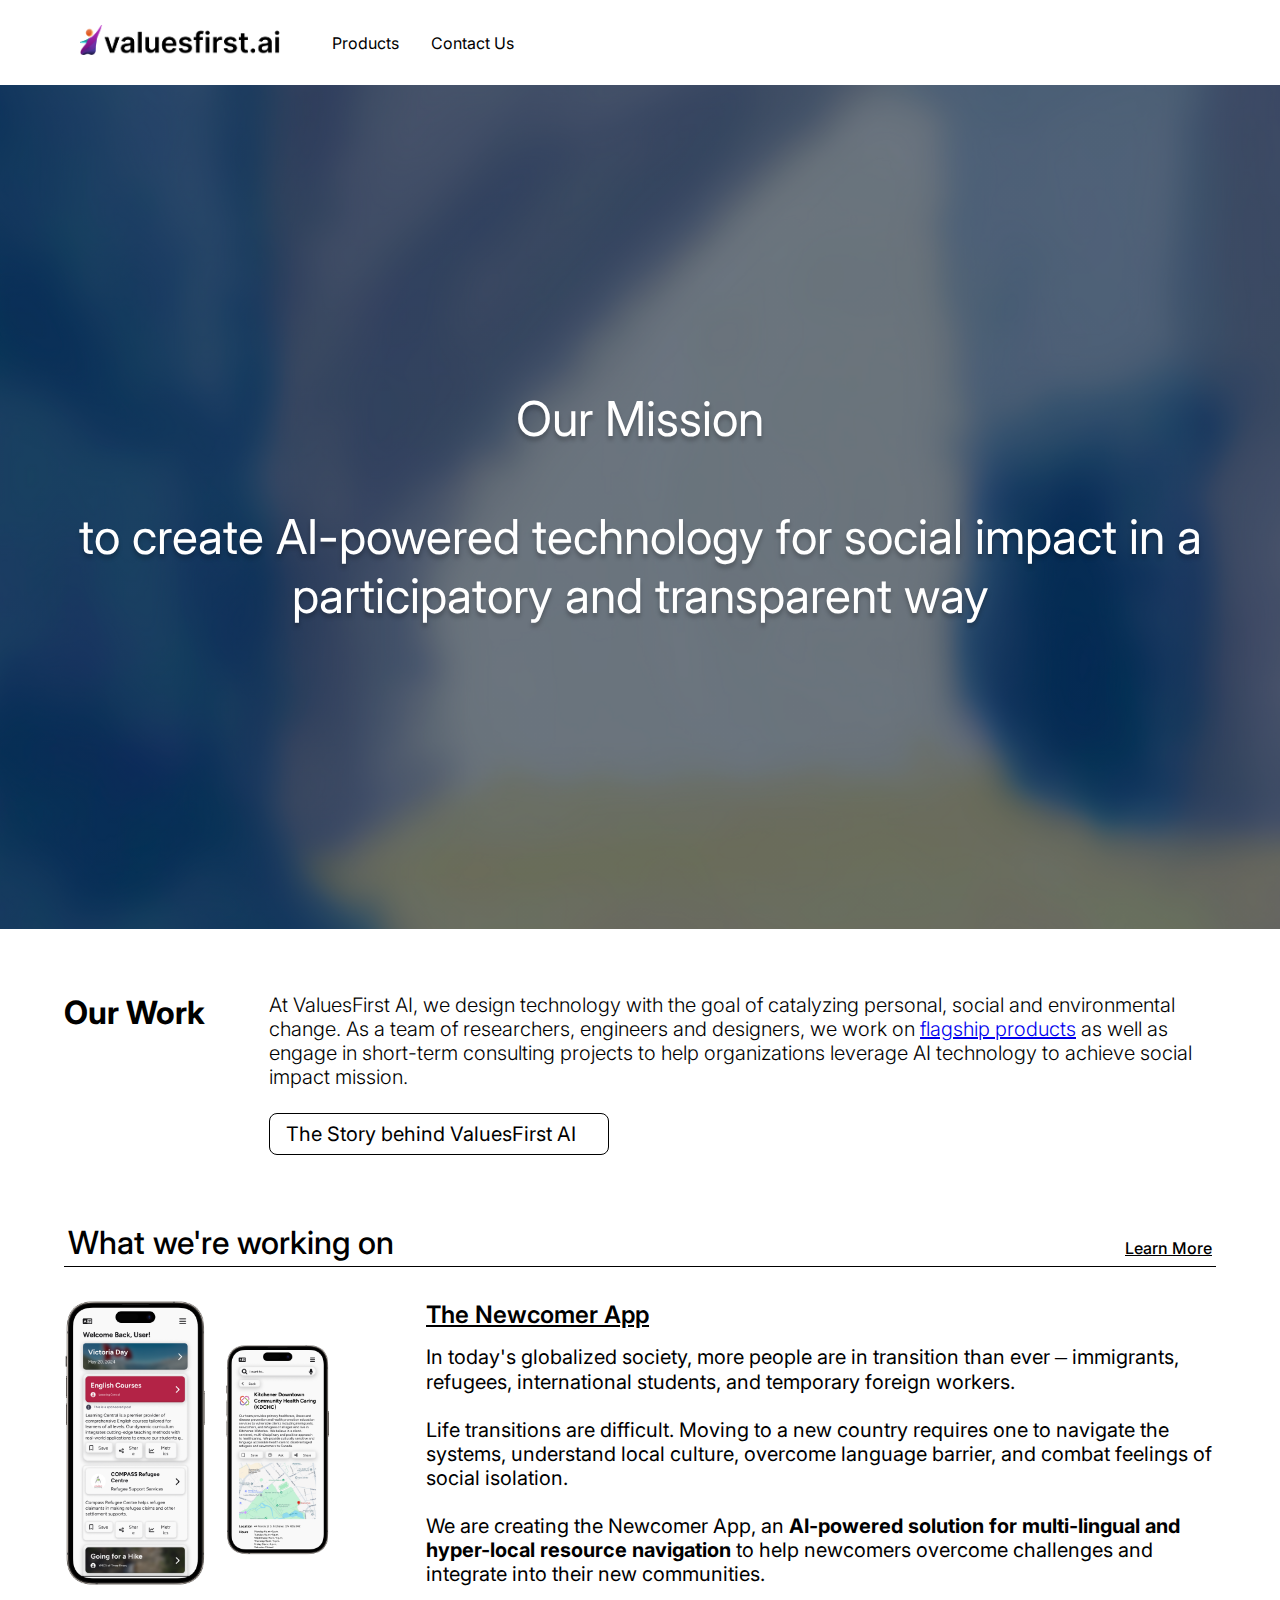
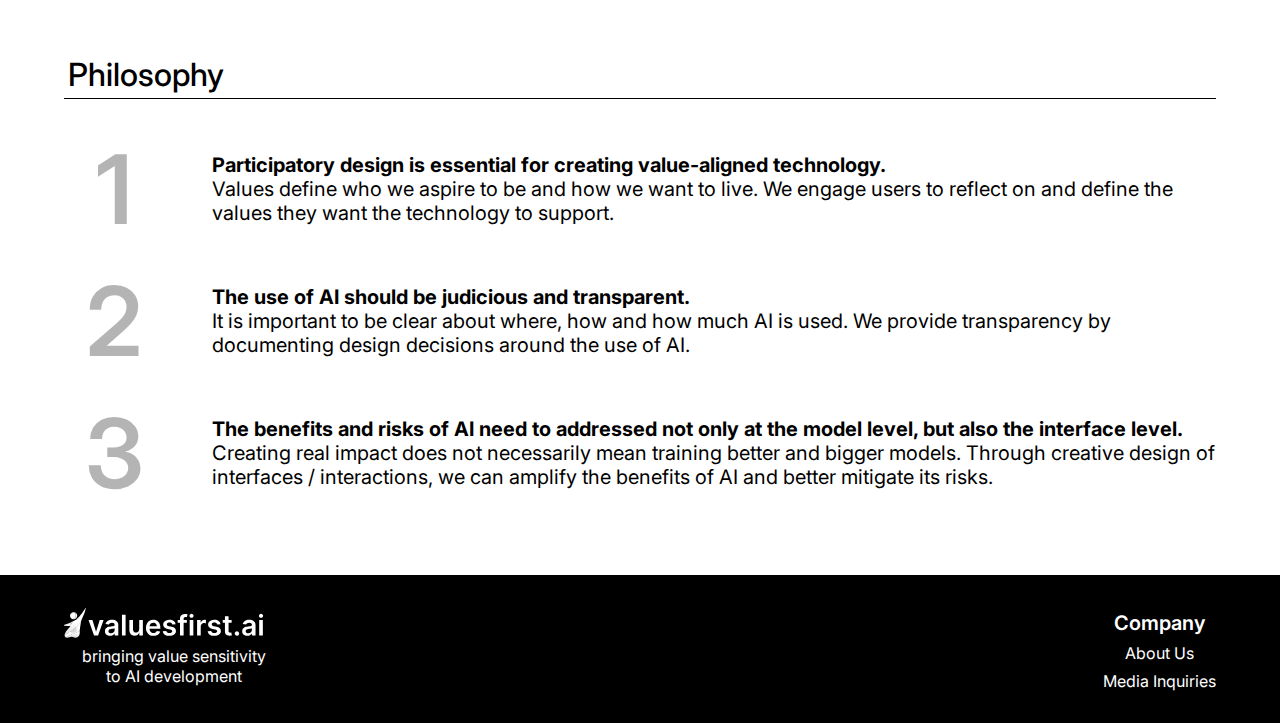
<file: index.html>
<html>
  <head>
    <title>VFAI</title>
    <link rel="stylesheet" href="style.css">
    <link rel="stylesheet" href="https://maxst.icons8.com/vue-static/landings/line-awesome/line-awesome/1.3.0/css/line-awesome.min.css">
    <link rel="preconnect" href="https://fonts.googleapis.com">
    <link rel="preconnect" href="https://fonts.gstatic.com" crossorigin>
    <link href="https://fonts.googleapis.com/css2?family=Inter:wght@100..900&display=swap" rel="stylesheet">
    <meta name="viewport" content="width=device-width, initial-scale=1" />
    <script src="script.js"></script>
  </head>
  <body>
    <!-- navbar from codepen (licence): 
      Copyright (c) 2023 by hanseklev (https://codepen.io/hanseklev/pen/eYJmGbN)
      Fork of an original work Basic Responsive Menu Skeleton (https://codepen.io/GavinMichael/pen/zZejxX

      Permission is hereby granted, free of charge, to any person obtaining a copy of this software and associated documentation files (the "Software"), to deal in the Software without restriction, including without limitation the rights to use, copy, modify, merge, publish, distribute, sublicense, and/or sell copies of the Software, and to permit persons to whom the Software is furnished to do so, subject to the following conditions:

      The above copyright notice and this permission notice shall be included in all copies or substantial portions of the Software.

      THE SOFTWARE IS PROVIDED "AS IS", WITHOUT WARRANTY OF ANY KIND, EXPRESS OR IMPLIED, INCLUDING BUT NOT LIMITED TO THE WARRANTIES OF MERCHANTABILITY, FITNESS FOR A PARTICULAR PURPOSE AND NONINFRINGEMENT. IN NO EVENT SHALL THE AUTHORS OR COPYRIGHT HOLDERS BE LIABLE FOR ANY CLAIM, DAMAGES OR OTHER LIABILITY, WHETHER IN AN ACTION OF CONTRACT, TORT OR OTHERWISE, ARISING FROM, OUT OF OR IN CONNECTION WITH THE SOFTWARE OR THE USE OR OTHER DEALINGS IN THE SOFTWARE.
    -->
    <div class="nav-container">
      <nav class="navBar" id="mainNav">
        <a href="/"><img src="static/vfai_logo.png" class="logo" alt="VFAI Logo"/></a>
        <a href="/products">Products</a>
        <a href="/contact">Contact Us</a>
        <a href="javascript:void(0);" class="icon" onClick="openDrawerMenu()"><i class="la la-bars"></i></a>
      </nav>
    </div>
    <div class="banner"> 
      <p>Our Mission<br><br>to create AI-powered technology for social impact in a participatory and transparent way</p>
    </div>
      <div class="blurb">
        <h1>Our Work</h1>
        <div>
          <p>At ValuesFirst AI, we design technology with the goal of catalyzing personal, social and environmental change. 
             As a team of researchers, engineers and designers, we work on <a href="products/">flagship products</a> as well as engage in short-term consulting projects
              to help organizations leverage AI technology to achieve social impact mission. </p>
          <a href="people/">The Story behind ValuesFirst AI <i class="las la-external-link-square-alt"></i></a>
        </div>
      </div>
      
      <div class="section">
        <div class="heading">
          <h1>What we're working on</h1>
          <a href="products/">Learn More</a>
        </div>
        <div class="body">
          <div class="product-display">
            <img class="phone" src="static/newcomers_phone_two.png" alt="">
            <div>
            <a class="link" href="products/">The Newcomer App <i class="las la-external-link-alt"></i></a>
            <span>In today's globalized society, more people are in transition than ever <code>&#8212;</code> immigrants, refugees, international students, and temporary foreign workers.   
              <br><br>Life transitions are difficult.  Moving to a new country requires one to navigate the systems,
              understand local culture, overcome language barrier, and combat feelings of social isolation. 
              <br><br>We are creating the Newcomer App, an <b>AI-powered solution for multi-lingual and hyper-local resource navigation</b> to help newcomers overcome challenges and integrate into their new communities. </span>
            </div>
          </div>
        </div>
      </div>
      <div class="section">
        <div class="heading">
          <h1>Philosophy</h1>
        </div>
        <div class="body">
          <div class="numbers">
            <div class="number">
              <p>1</p>
              <p><b>Participatory design is essential for creating value-aligned technology.</b>
              <br>Values define who we aspire to be and how we want to live. We engage users to reflect on and define the values they want the technology to support. </p>
            </div>
            <div class="number">
              <p>2</p>
              <p><b>The use of AI should be judicious and transparent.</b>
              <br>It is important to be clear about where, how and how much AI is used.   We provide transparency by documenting design decisions around the use of AI. </p>
            </div>
            <div class="number">
              <p>3</p>
              <p><b>The benefits and risks of AI need to addressed not only at the model level, but also the interface level.</b>
              <br>Creating real impact does not necessarily mean training better and bigger models.  Through creative design of interfaces / interactions, we can amplify the benefits of AI and better mitigate its risks.</p>
            </div>
          </div>
        </div>
      </div>
      
  </body>
  <footer>
    <div class="name">
      <p><img class="logo" src="../static/vfai_logo_white.svg" alt=""></p>
      <p>bringing value sensitivity<br>to AI development</p>
    </div>
    <div class="links">
      <div class="linkgroup">
        <p>Company</p>
        <a href="/people">About Us</a>
        <a href="mailto:info@valuesfirst.ai">Media Inquiries</a>
      </div>
      <!--<div class="linkgroup">
          <p>Privacy & Safety</p>
          <a href="/privacy">Privacy Policy</a>
          <a href="/tos">Terms of Service</a>
      </div>-->
      <!--<div class="linkgroup">
        <p>Social Media</p>
        <a href="https://www.linkedin.com/company/valuesfirst-ai">LinkedIn</a>
        <a href="https://www.facebook.com/profile.php?id=61560794291223&sk=about_contact_and_basic_info">Facebook</a>
        <a href="https://www.instagram.com/valuesfirst.ai/">Instagram</a>
      </div>-->
    </div>
  </footer>
</html>
</file>
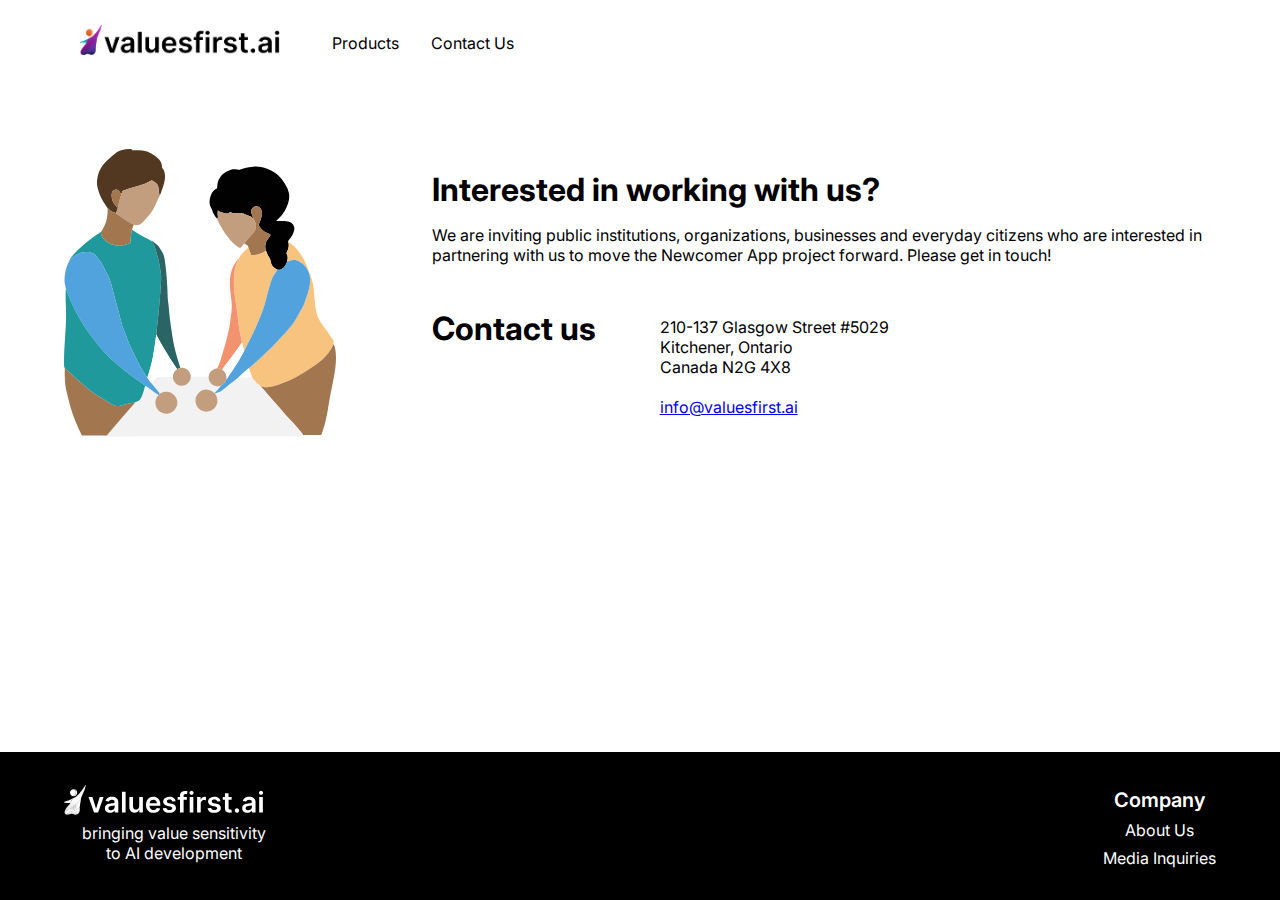
<file: contact/index.html>
<html>
  <head>
    <title>VFAI</title>
    <link rel="stylesheet" href="../style.css">
    <link rel="stylesheet" href="https://maxst.icons8.com/vue-static/landings/line-awesome/line-awesome/1.3.0/css/line-awesome.min.css">
    <link rel="preconnect" href="https://fonts.googleapis.com">
    <link rel="preconnect" href="https://fonts.gstatic.com" crossorigin>
    <link href="https://fonts.googleapis.com/css2?family=Gabarito:wght@400;700&display=swap" rel="stylesheet">
    <link href="https://fonts.googleapis.com/css2?family=Inter:wght@100..900&display=swap" rel="stylesheet">
    <meta name="viewport" content="width=device-width, initial-scale=1" />
    <script src="../script.js"></script>
  </head>
  <body class="flex">
    <main>
      <!-- navbar from codepen (licence): 
        Copyright (c) 2023 by hanseklev (https://codepen.io/hanseklev/pen/eYJmGbN)
        Fork of an original work Basic Responsive Menu Skeleton (https://codepen.io/GavinMichael/pen/zZejxX

        Permission is hereby granted, free of charge, to any person obtaining a copy of this software and associated documentation files (the "Software"), to deal in the Software without restriction, including without limitation the rights to use, copy, modify, merge, publish, distribute, sublicense, and/or sell copies of the Software, and to permit persons to whom the Software is furnished to do so, subject to the following conditions:

        The above copyright notice and this permission notice shall be included in all copies or substantial portions of the Software.

        THE SOFTWARE IS PROVIDED "AS IS", WITHOUT WARRANTY OF ANY KIND, EXPRESS OR IMPLIED, INCLUDING BUT NOT LIMITED TO THE WARRANTIES OF MERCHANTABILITY, FITNESS FOR A PARTICULAR PURPOSE AND NONINFRINGEMENT. IN NO EVENT SHALL THE AUTHORS OR COPYRIGHT HOLDERS BE LIABLE FOR ANY CLAIM, DAMAGES OR OTHER LIABILITY, WHETHER IN AN ACTION OF CONTRACT, TORT OR OTHERWISE, ARISING FROM, OUT OF OR IN CONNECTION WITH THE SOFTWARE OR THE USE OR OTHER DEALINGS IN THE SOFTWARE.
      -->
      <div class="nav-container">
        <nav class="navBar" id="mainNav">
          <a href="/"><img class="logo" src="../static/vfai_logo.png" alt="VFAI Logo"/></a>
          <a href="/products">Products</a>
          <a href="/contact">Contact Us</a>
          <a href="javascript:void(0);" class="icon" onClick="openDrawerMenu()"><i class="la la-bars"></i></a>
        </nav>
      </div>
      <div class="section top-padding">
        <!--../static/newcomer-right.svg-->
        <div class="product-display">
          <img src="../static/philosophy.svg" alt="">
          <div>
            <h1>Interested in working with us?</h1>
            <p>We are inviting public institutions, organizations, businesses and everyday citizens who are interested in partnering with us to move the Newcomer App project forward.
               Please get in touch!</p>
            <!--TODO: some sort of <form> element?-->
            <br>
            <div class="alt-blurb">
              <h1>Contact us</h1>
              <div>
                <p>
                  210-137 Glasgow Street #5029<br>
                  Kitchener, Ontario<br>
                  Canada N2G 4X8<br>
                  <br>
                  <a href="mailto:info@valuesfirst.ai">info@valuesfirst.ai</a>
                </p>
              </div>
            </div>
          </div>
        </div>
      </div>
    </main>
    <footer>
      <div class="name">
        <p><img class="logo" src="../static/vfai_logo_white.svg" alt=""></p>
        <p>bringing value sensitivity<br>to AI development</p>
      </div>
      <div class="links">
        <div class="linkgroup">
          <p>Company</p>
          <a href="/people">About Us</a>
          <a href="mailto:info@valuesfirst.ai">Media Inquiries</a>
        </div>
        <!--<div class="linkgroup">
            <p>Privacy & Safety</p>
            <a href="/privacy">Privacy Policy</a>
            <a href="/tos">Terms of Service</a>
          </div>
        <div class="linkgroup">
          <p>Social Media</p>
          <a href="https://www.linkedin.com/company/valuesfirst-ai">LinkedIn</a>
          <a href="https://www.facebook.com/profile.php?id=61560794291223&sk=about_contact_and_basic_info">Facebook</a>
          <a href="https://www.instagram.com/valuesfirst.ai/">Instagram</a>
        </div>-->
      </div>
    </footer>
  </body>
</html>
</file>
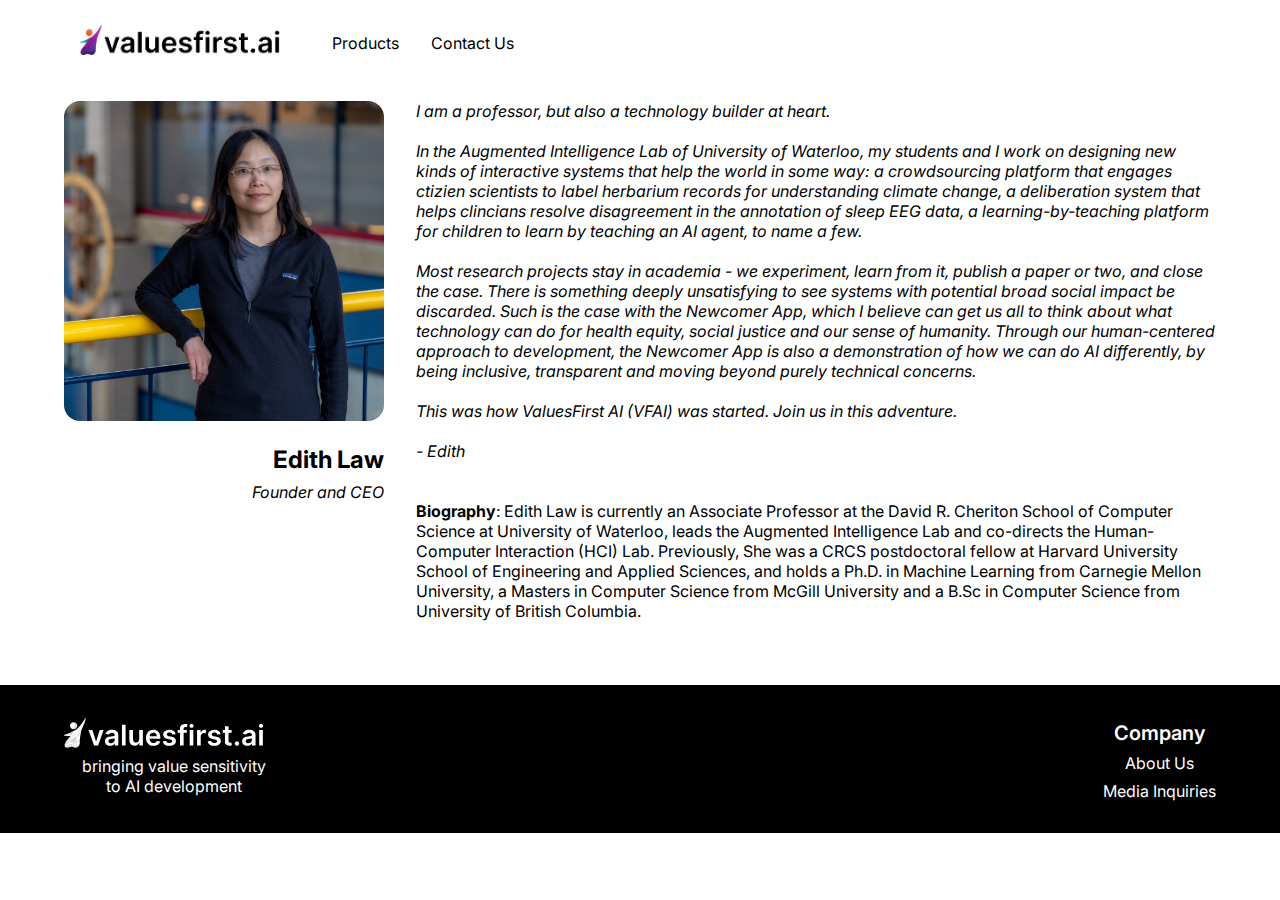
<file: people/index.html>
<html>
  <head>
    <title>VFAI</title>
    <link rel="stylesheet" href="../style.css">
    <link rel="stylesheet" href="https://maxst.icons8.com/vue-static/landings/line-awesome/line-awesome/1.3.0/css/line-awesome.min.css">
    <link rel="preconnect" href="https://fonts.googleapis.com">
    <link rel="preconnect" href="https://fonts.gstatic.com" crossorigin>
    <link href="https://fonts.googleapis.com/css2?family=Gabarito:wght@400;700&display=swap" rel="stylesheet">
    <link href="https://fonts.googleapis.com/css2?family=Inter:wght@100..900&display=swap" rel="stylesheet">
    <meta name="viewport" content="width=device-width, initial-scale=1" />
    <script src="../script.js"></script>
  </head>
  <body>
    <!-- navbar from codepen (licence): 
      Copyright (c) 2023 by hanseklev (https://codepen.io/hanseklev/pen/eYJmGbN)
      Fork of an original work Basic Responsive Menu Skeleton (https://codepen.io/GavinMichael/pen/zZejxX

      Permission is hereby granted, free of charge, to any person obtaining a copy of this software and associated documentation files (the "Software"), to deal in the Software without restriction, including without limitation the rights to use, copy, modify, merge, publish, distribute, sublicense, and/or sell copies of the Software, and to permit persons to whom the Software is furnished to do so, subject to the following conditions:

      The above copyright notice and this permission notice shall be included in all copies or substantial portions of the Software.

      THE SOFTWARE IS PROVIDED "AS IS", WITHOUT WARRANTY OF ANY KIND, EXPRESS OR IMPLIED, INCLUDING BUT NOT LIMITED TO THE WARRANTIES OF MERCHANTABILITY, FITNESS FOR A PARTICULAR PURPOSE AND NONINFRINGEMENT. IN NO EVENT SHALL THE AUTHORS OR COPYRIGHT HOLDERS BE LIABLE FOR ANY CLAIM, DAMAGES OR OTHER LIABILITY, WHETHER IN AN ACTION OF CONTRACT, TORT OR OTHERWISE, ARISING FROM, OUT OF OR IN CONNECTION WITH THE SOFTWARE OR THE USE OR OTHER DEALINGS IN THE SOFTWARE.
    -->
    <div class="nav-container">
      <nav class="navBar" id="mainNav">
        <a href="/"><img class="logo" src="../static/vfai_logo.png" alt="VFAI Logo"/></a>
        <a href="/products">Products</a>
        <a href="/contact">Contact Us</a>
        <a href="javascript:void(0);" class="icon" onClick="openDrawerMenu()"><i class="la la-bars"></i></a>
      </nav>
    </div>
    <div class="section">
      <div class="person-display">
        <div class="pfp">
          <img src="../static/edith.png" alt="">
          <h1>Edith Law</h1>
          <p class="tagline"><em>Founder and CEO</em></p>
        </div>
        <div class="justified">
          <p><em>
            I am a professor, but also a technology builder at heart.
            <br><br>
            In the Augmented Intelligence Lab of University of Waterloo, my students and I work on designing new kinds of interactive systems that help the world in some way: a crowdsourcing platform that engages ctizien scientists to label herbarium records for understanding climate change, a deliberation system that helps clincians resolve disagreement in the annotation of sleep EEG data, a learning-by-teaching platform for children to learn by teaching an AI agent, to name a few.
            <br><br>
            Most research projects stay in academia - we experiment, learn from it, publish a paper or two, and close the case.  There is something deeply unsatisfying to see systems with potential broad social impact be discarded.  Such is the case with the Newcomer App, which I believe can get us all to think about what technology can do for health equity, social justice and our sense of humanity.   Through our human-centered approach to development, the Newcomer App is also a demonstration of how we can do AI differently, by being inclusive, transparent and moving beyond purely technical concerns.           
            <br><br>
            This was how ValuesFirst AI (VFAI) was started.  Join us in this adventure.
            <br><br>
            - Edith</em></p>
            <br><br>
            <p><b>Biography</b>: Edith Law is currently an Associate Professor at the David R. Cheriton School of Computer Science at University of Waterloo, leads the Augmented Intelligence Lab and co-directs the Human-Computer Interaction (HCI) Lab. Previously, She was a CRCS postdoctoral fellow at Harvard University School of Engineering and Applied Sciences, and holds a Ph.D. in Machine Learning from Carnegie Mellon University, a Masters in Computer Science from McGill University and a B.Sc in Computer Science from University of British Columbia.</p>
        </div>
      </div>
    </div>
  </body>
  <footer>
    <div class="name">
      <p><img class="logo" src="../static/vfai_logo_white.svg" alt=""></p>
      <p>bringing value sensitivity<br>to AI development</p>
    </div>
    <div class="links">
      <div class="linkgroup">
        <p>Company</p>
        <a href="/people">About Us</a>
        <a href="mailto:info@valuesfirst.ai">Media Inquiries</a>
      </div>
      <!--<div class="linkgroup">
          <p>Privacy & Safety</p>
          <a href="/privacy">Privacy Policy</a>
          <a href="/tos">Terms of Service</a>
        </div>
      <div class="linkgroup">
        <p>Social Media</p>
        <a href="https://www.linkedin.com/company/valuesfirst-ai">LinkedIn</a>
        <a href="https://www.facebook.com/profile.php?id=61560794291223&sk=about_contact_and_basic_info">Facebook</a>
        <a href="https://www.instagram.com/valuesfirst.ai/">Instagram</a>
      </div>-->
    </div>
  </footer>
</html>
</file>
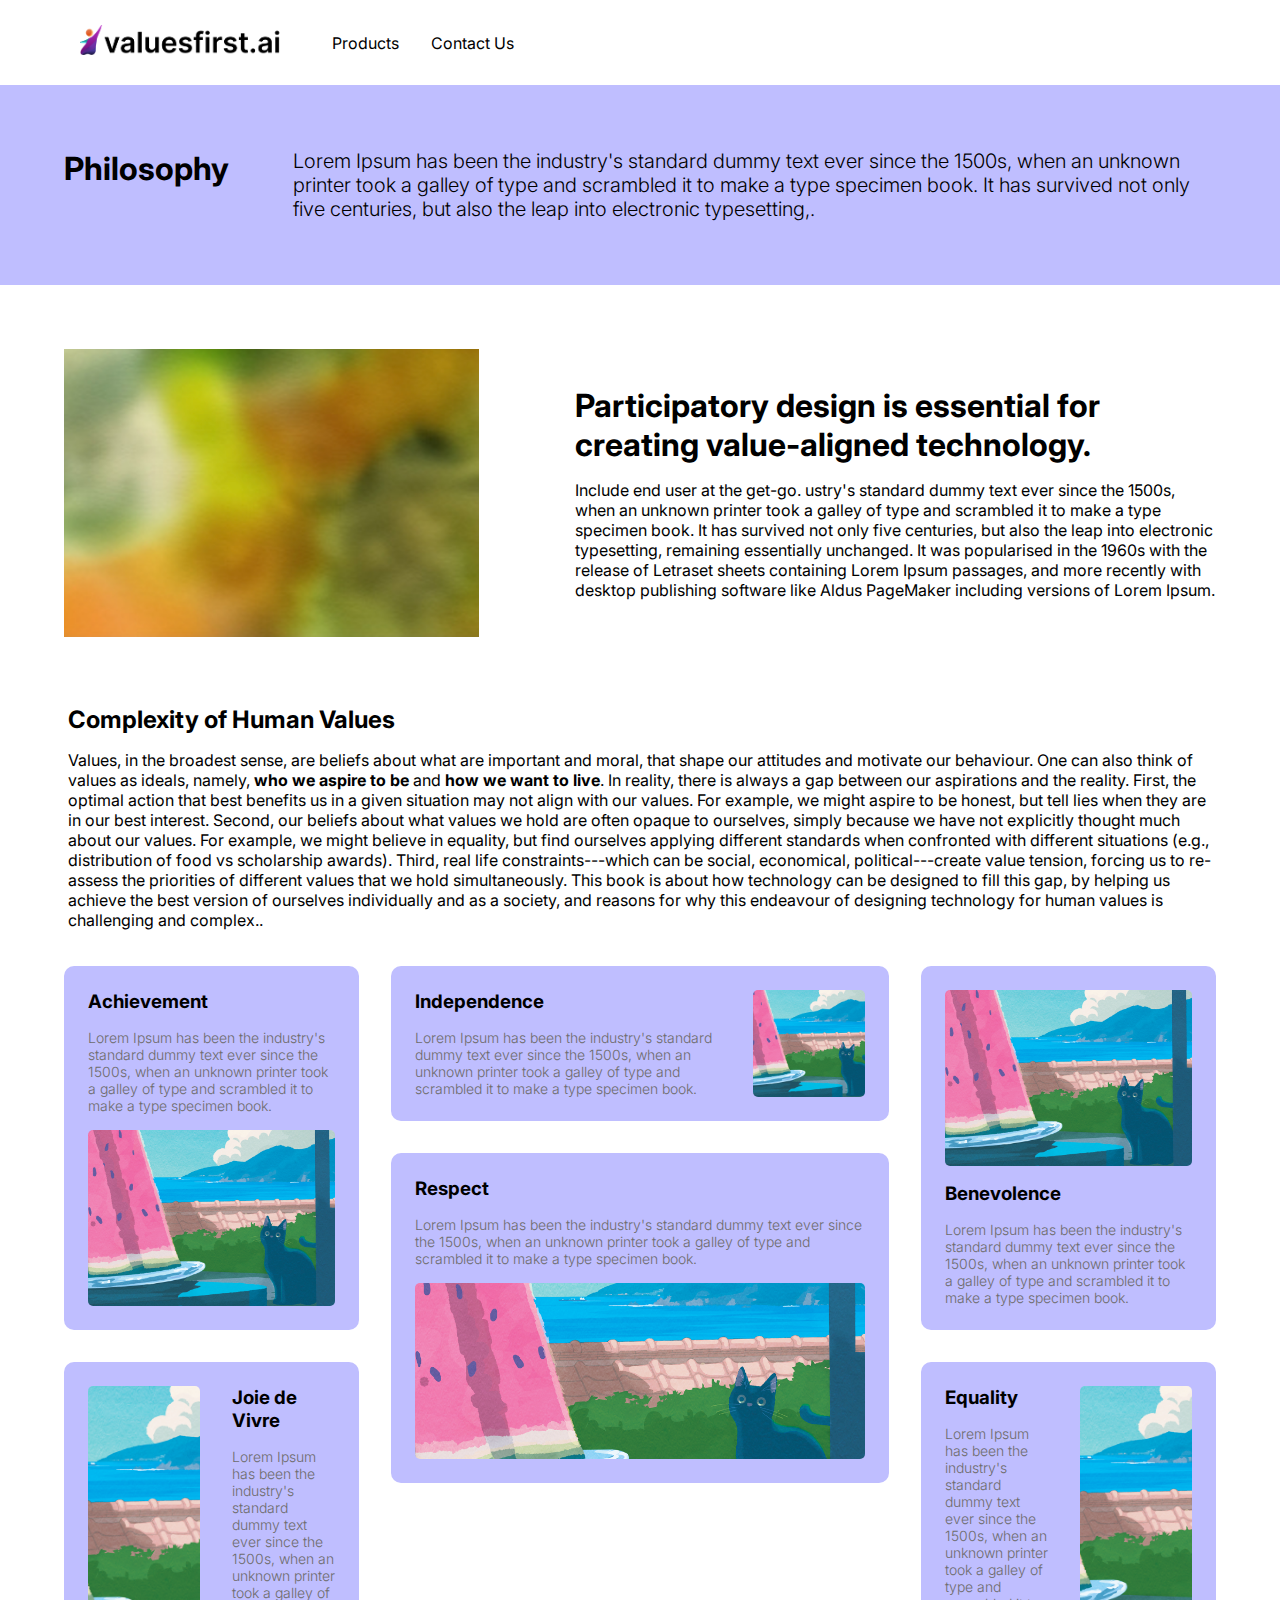
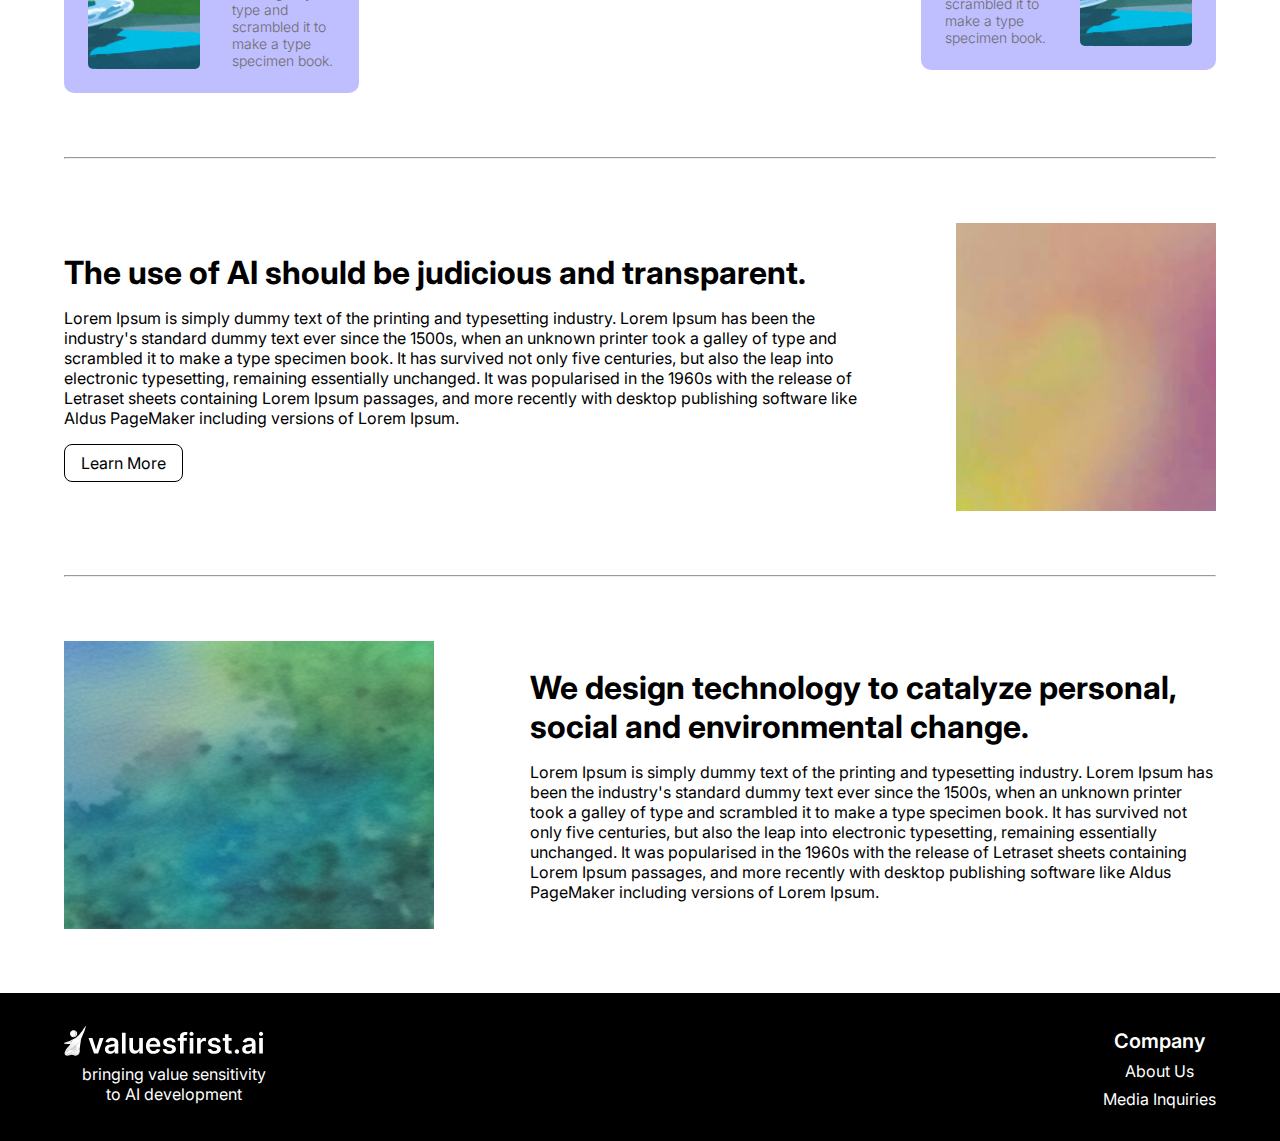
<file: philosophy/index.html>
<html>
  <head>
    <title>VFAI</title>
    <link rel="stylesheet" href="../style.css">
    <link rel="stylesheet" href="https://maxst.icons8.com/vue-static/landings/line-awesome/line-awesome/1.3.0/css/line-awesome.min.css">
    <link rel="preconnect" href="https://fonts.googleapis.com">
    <link rel="preconnect" href="https://fonts.gstatic.com" crossorigin>
    <link href="https://fonts.googleapis.com/css2?family=Gabarito:wght@400;700&display=swap" rel="stylesheet">
    <link href="https://fonts.googleapis.com/css2?family=Inter:wght@100..900&display=swap" rel="stylesheet">
    <meta name="viewport" content="width=device-width, initial-scale=1" />
    <script src="../script.js"></script>
  </head>
  <body>
    <!-- navbar from codepen (licence): 
      Copyright (c) 2023 by hanseklev (https://codepen.io/hanseklev/pen/eYJmGbN)
      Fork of an original work Basic Responsive Menu Skeleton (https://codepen.io/GavinMichael/pen/zZejxX

      Permission is hereby granted, free of charge, to any person obtaining a copy of this software and associated documentation files (the "Software"), to deal in the Software without restriction, including without limitation the rights to use, copy, modify, merge, publish, distribute, sublicense, and/or sell copies of the Software, and to permit persons to whom the Software is furnished to do so, subject to the following conditions:

      The above copyright notice and this permission notice shall be included in all copies or substantial portions of the Software.

      THE SOFTWARE IS PROVIDED "AS IS", WITHOUT WARRANTY OF ANY KIND, EXPRESS OR IMPLIED, INCLUDING BUT NOT LIMITED TO THE WARRANTIES OF MERCHANTABILITY, FITNESS FOR A PARTICULAR PURPOSE AND NONINFRINGEMENT. IN NO EVENT SHALL THE AUTHORS OR COPYRIGHT HOLDERS BE LIABLE FOR ANY CLAIM, DAMAGES OR OTHER LIABILITY, WHETHER IN AN ACTION OF CONTRACT, TORT OR OTHERWISE, ARISING FROM, OUT OF OR IN CONNECTION WITH THE SOFTWARE OR THE USE OR OTHER DEALINGS IN THE SOFTWARE.
    -->
    <div class="nav-container">
      <nav class="navBar" id="mainNav">
        <a href="/"><img class="logo" src="../static/vfai_logo.png" alt="VFAI Logo"/></a>
        <a href="/products">Products</a>
        <a href="/contact">Contact Us</a>
        <a href="javascript:void(0);" class="icon" onClick="openDrawerMenu()"><i class="la la-bars"></i></a>
      </nav>
    </div>
    <div class="blurb purple">
      <h1>Philosophy</h1>
      <div>
        <p>Lorem Ipsum has been the industry's standard dummy text ever since the 1500s, when an unknown printer took a galley of type and scrambled it to make a type specimen book. It has survived not only five centuries, but also the leap into electronic typesetting,.</p>
      </div>
    </div>
    <div class="top-padding section">
      <div class="product-display">
        <img src="../static/temp1.png" alt="">
        <div>
          <strong>Participatory design is essential for creating value-aligned technology.</strong>
          <p>Include end user at the get-go. ustry's standard dummy text ever since the 1500s, when an unknown printer took a galley of type and scrambled it to make a type specimen book. It has survived not only five centuries, but also the leap into electronic typesetting, remaining essentially unchanged. It was popularised in the 1960s with the release of Letraset sheets containing Lorem Ipsum passages, and more recently with desktop publishing software like Aldus PageMaker including versions of Lorem Ipsum.</p>
        </div>
      </div>
    </div>
    <div class="section">
      <div class="alt-heading">
        <h2>Complexity of Human Values</h2>
        <p>Values, in the broadest sense, are beliefs about what are important and moral, that shape our attitudes and motivate our behaviour.  One can also think of values as ideals, namely, <b>who we aspire to be</b> and <b>how we want to live</b>.  In reality, there is always a gap between our aspirations and the reality.  First, the optimal action that best benefits us in a given situation may not align with our values.  For example, we might aspire to be honest, but tell lies when they are in our best interest. Second, our beliefs about what values we hold are often opaque to ourselves, simply because we have not explicitly thought much about our values.  For example, we might believe in equality, but find ourselves applying different standards when confronted with different situations (e.g., distribution of food vs scholarship awards). Third, real life constraints---which can be social, economical, political---create value tension, forcing us to re-assess the priorities of different values that we hold simultaneously.  

          This book is about how technology can be designed to fill this gap, by helping us achieve the best version of ourselves individually and as a society, and reasons for why this endeavour of designing technology for human values is challenging and complex..</p>
      </div>
      <div class="frames">
        <div class="frame fg2">
          <div class="type1">
            <h3>Achievement</h3>
            <p>Lorem Ipsum has been the industry's standard dummy text ever since the 1500s, when an unknown printer took a galley of type and scrambled it to make a type specimen book.</p>
            <img src="../static/watermeloncat.jpeg" alt="">
          </div>
          <div class="type2">
            <img src="../static/watermeloncat.jpeg" alt="">
            <div>
              <h3>Joie de Vivre</h3>
              <p>Lorem Ipsum has been the industry's standard dummy text ever since the 1500s, when an unknown printer took a galley of type and scrambled it to make a type specimen book.</p>
            </div>
          </div>
        </div>
        <div class="frame fg4">
          <div class="type2">
            <div>
              <h3>Independence</h3>
              <p>Lorem Ipsum has been the industry's standard dummy text ever since the 1500s, when an unknown printer took a galley of type and scrambled it to make a type specimen book.</p>
            </div>
            <img src="../static/watermeloncat.jpeg" alt="">
          </div>
          <div class="type1">
            <h3>Respect</h3>
            <p>Lorem Ipsum has been the industry's standard dummy text ever since the 1500s, when an unknown printer took a galley of type and scrambled it to make a type specimen book.</p>
            <img src="../static/watermeloncat.jpeg" alt="">
          </div>
        </div>
        <div class="frame fg1">
          <div class="type1">
            <img src="../static/watermeloncat.jpeg" alt="">
            <h3>Benevolence</h3>
            <p>Lorem Ipsum has been the industry's standard dummy text ever since the 1500s, when an unknown printer took a galley of type and scrambled it to make a type specimen book.</p>
          </div>
          <div class="type2">
            <div>
              <h3>Equality</h3>
              <p>Lorem Ipsum has been the industry's standard dummy text ever since the 1500s, when an unknown printer took a galley of type and scrambled it to make a type specimen book.</p>
            </div>
            <img src="../static/watermeloncat.jpeg" alt="">
          </div>
        </div>
      </div>
    </div>
    <hr>
    <div class="section">
      <div class="product-display">
        <div>
          <strong>The use of AI should be judicious and transparent.</strong>
          <p>Lorem Ipsum is simply dummy text of the printing and typesetting industry. Lorem Ipsum has been the industry's standard dummy text ever since the 1500s, when an unknown printer took a galley of type and scrambled it to make a type specimen book. It has survived not only five centuries, but also the leap into electronic typesetting, remaining essentially unchanged. It was popularised in the 1960s with the release of Letraset sheets containing Lorem Ipsum passages, and more recently with desktop publishing software like Aldus PageMaker including versions of Lorem Ipsum.</p>
          <a class="button" href="">Learn More</a>
        </div>
        <img src="../static/temp2.png" alt="">
      </div>
    </div>
    <hr>
    <div class="section">
      <div class="product-display">
        <img src="../static/temp3.png" alt="">
        <div>
          <strong>We design technology to catalyze personal, social and environmental change.</strong>
          <p>Lorem Ipsum is simply dummy text of the printing and typesetting industry. Lorem Ipsum has been the industry's standard dummy text ever since the 1500s, when an unknown printer took a galley of type and scrambled it to make a type specimen book. It has survived not only five centuries, but also the leap into electronic typesetting, remaining essentially unchanged. It was popularised in the 1960s with the release of Letraset sheets containing Lorem Ipsum passages, and more recently with desktop publishing software like Aldus PageMaker including versions of Lorem Ipsum.</p>
        </div>
      </div>
    </div>
  </body>
  <footer>
    <div class="name">
      <p><img class="logo" src="../static/vfai_logo_white.svg" alt=""></p>
      <p>bringing value sensitivity<br>to AI development</p>
    </div>
    <div class="links">
      <div class="linkgroup">
        <p>Company</p>
        <a href="/people">About Us</a>
        <a href="mailto:info@valuesfirst.ai">Media Inquiries</a>
      </div>
      <!--<div class="linkgroup">
          <p>Privacy & Safety</p>
          <a href="/privacy">Privacy Policy</a>
          <a href="/tos">Terms of Service</a>
        </div>
      <div class="linkgroup">
        <p>Social Media</p>
        <a href="https://www.linkedin.com/company/valuesfirst-ai">LinkedIn</a>
        <a href="https://www.facebook.com/profile.php?id=61560794291223&sk=about_contact_and_basic_info">Facebook</a>
        <a href="https://www.instagram.com/valuesfirst.ai/">Instagram</a>
      </div>-->
    </div>
  </footer>
</html>
</file>
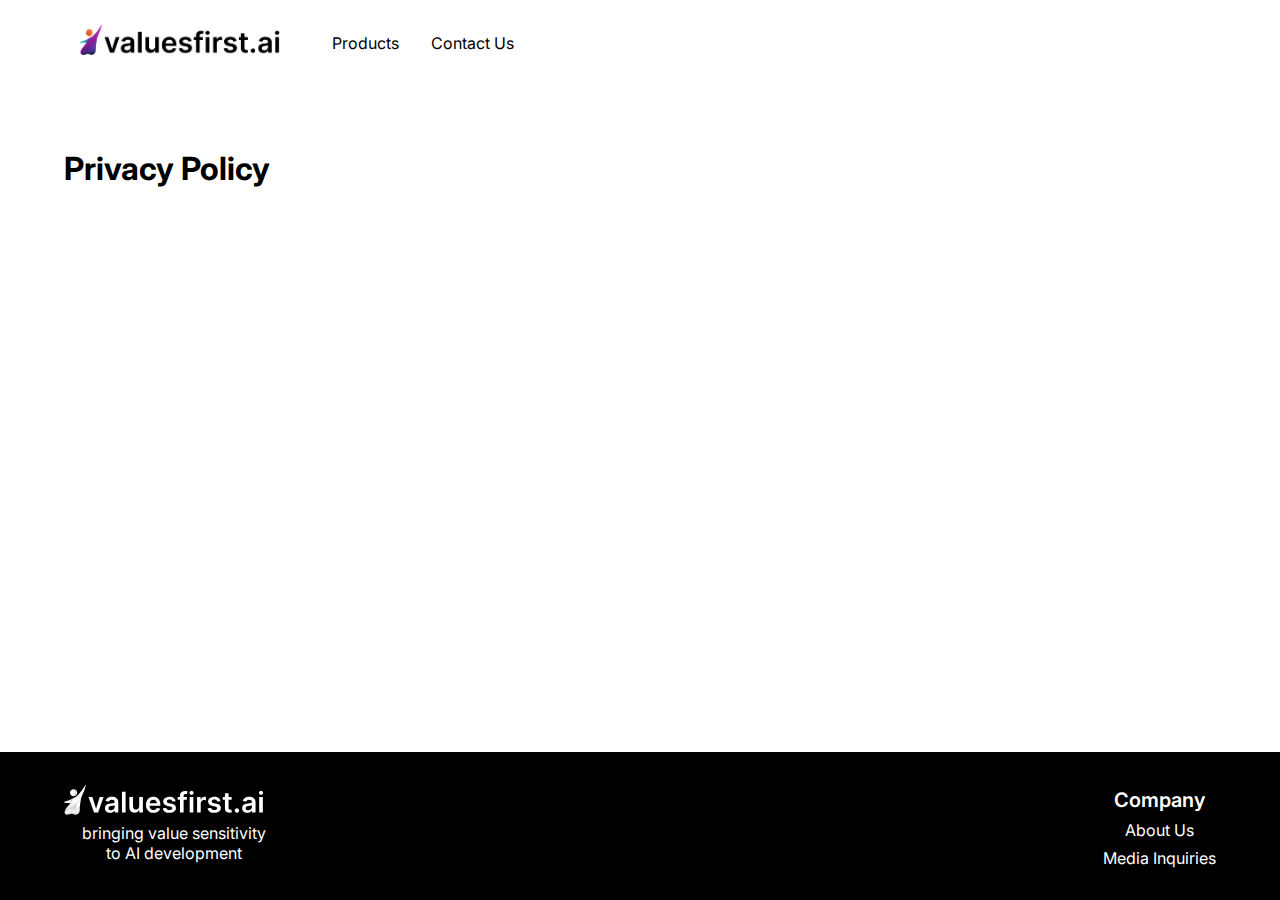
<file: privacy/index.html>
<html>
  <head>
    <title>VFAI</title>
    <link rel="stylesheet" href="../style.css">
    <link rel="stylesheet" href="https://maxst.icons8.com/vue-static/landings/line-awesome/line-awesome/1.3.0/css/line-awesome.min.css">
    <link rel="preconnect" href="https://fonts.googleapis.com">
    <link rel="preconnect" href="https://fonts.gstatic.com" crossorigin>
    <link href="https://fonts.googleapis.com/css2?family=Gabarito:wght@400;700&display=swap" rel="stylesheet">
    <link href="https://fonts.googleapis.com/css2?family=Inter:wght@100..900&display=swap" rel="stylesheet">
    <meta name="viewport" content="width=device-width, initial-scale=1" />
    <script src="../script.js"></script>
  </head>
  <body class="flex">
    <main>
      <!-- navbar from codepen (licence): 
        Copyright (c) 2023 by hanseklev (https://codepen.io/hanseklev/pen/eYJmGbN)
        Fork of an original work Basic Responsive Menu Skeleton (https://codepen.io/GavinMichael/pen/zZejxX

        Permission is hereby granted, free of charge, to any person obtaining a copy of this software and associated documentation files (the "Software"), to deal in the Software without restriction, including without limitation the rights to use, copy, modify, merge, publish, distribute, sublicense, and/or sell copies of the Software, and to permit persons to whom the Software is furnished to do so, subject to the following conditions:

        The above copyright notice and this permission notice shall be included in all copies or substantial portions of the Software.

        THE SOFTWARE IS PROVIDED "AS IS", WITHOUT WARRANTY OF ANY KIND, EXPRESS OR IMPLIED, INCLUDING BUT NOT LIMITED TO THE WARRANTIES OF MERCHANTABILITY, FITNESS FOR A PARTICULAR PURPOSE AND NONINFRINGEMENT. IN NO EVENT SHALL THE AUTHORS OR COPYRIGHT HOLDERS BE LIABLE FOR ANY CLAIM, DAMAGES OR OTHER LIABILITY, WHETHER IN AN ACTION OF CONTRACT, TORT OR OTHERWISE, ARISING FROM, OUT OF OR IN CONNECTION WITH THE SOFTWARE OR THE USE OR OTHER DEALINGS IN THE SOFTWARE.
      -->
      <div class="nav-container">
        <nav class="navBar" id="mainNav">
          <a href="/"><img class="logo" src="../static/vfai_logo.png" alt="VFAI Logo"/></a>
          <a href="/products">Products</a>
          <a href="/contact">Contact Us</a>
          <a href="javascript:void(0);" class="icon" onClick="openDrawerMenu()"><i class="la la-bars"></i></a>
        </nav>
      </div>
      <div class="section top-padding">
        <h1>Privacy Policy</h1>
        <div class="normal">
            <p></p>
        </div>
        </div>
      </div>
    </main>
    <footer>
      <div class="name">
        <p><img class="logo" src="../static/vfai_logo_white.svg" alt=""></p>
        <p>bringing value sensitivity<br>to AI development</p>
      </div>
      <div class="links">
        <div class="linkgroup">
          <p>Company</p>
          <a href="/people">About Us</a>
          <a href="mailto:info@valuesfirst.ai">Media Inquiries</a>
        </div>
        <!--<div class="linkgroup">
          <p>Privacy & Safety</p>
          <a href="/privacy">Privacy Policy</a>
          <a href="/tos">Terms of Service</a>
        </div>
        <div class="linkgroup">
          <p>Social Media</p>
          <a href="https://www.linkedin.com/company/valuesfirst-ai">LinkedIn</a>
          <a href="https://www.facebook.com/profile.php?id=61560794291223&sk=about_contact_and_basic_info">Facebook</a>
          <a href="https://www.instagram.com/valuesfirst.ai/">Instagram</a>
        </div>-->
      </div>
    </footer>
  </body>
</html>
</file>
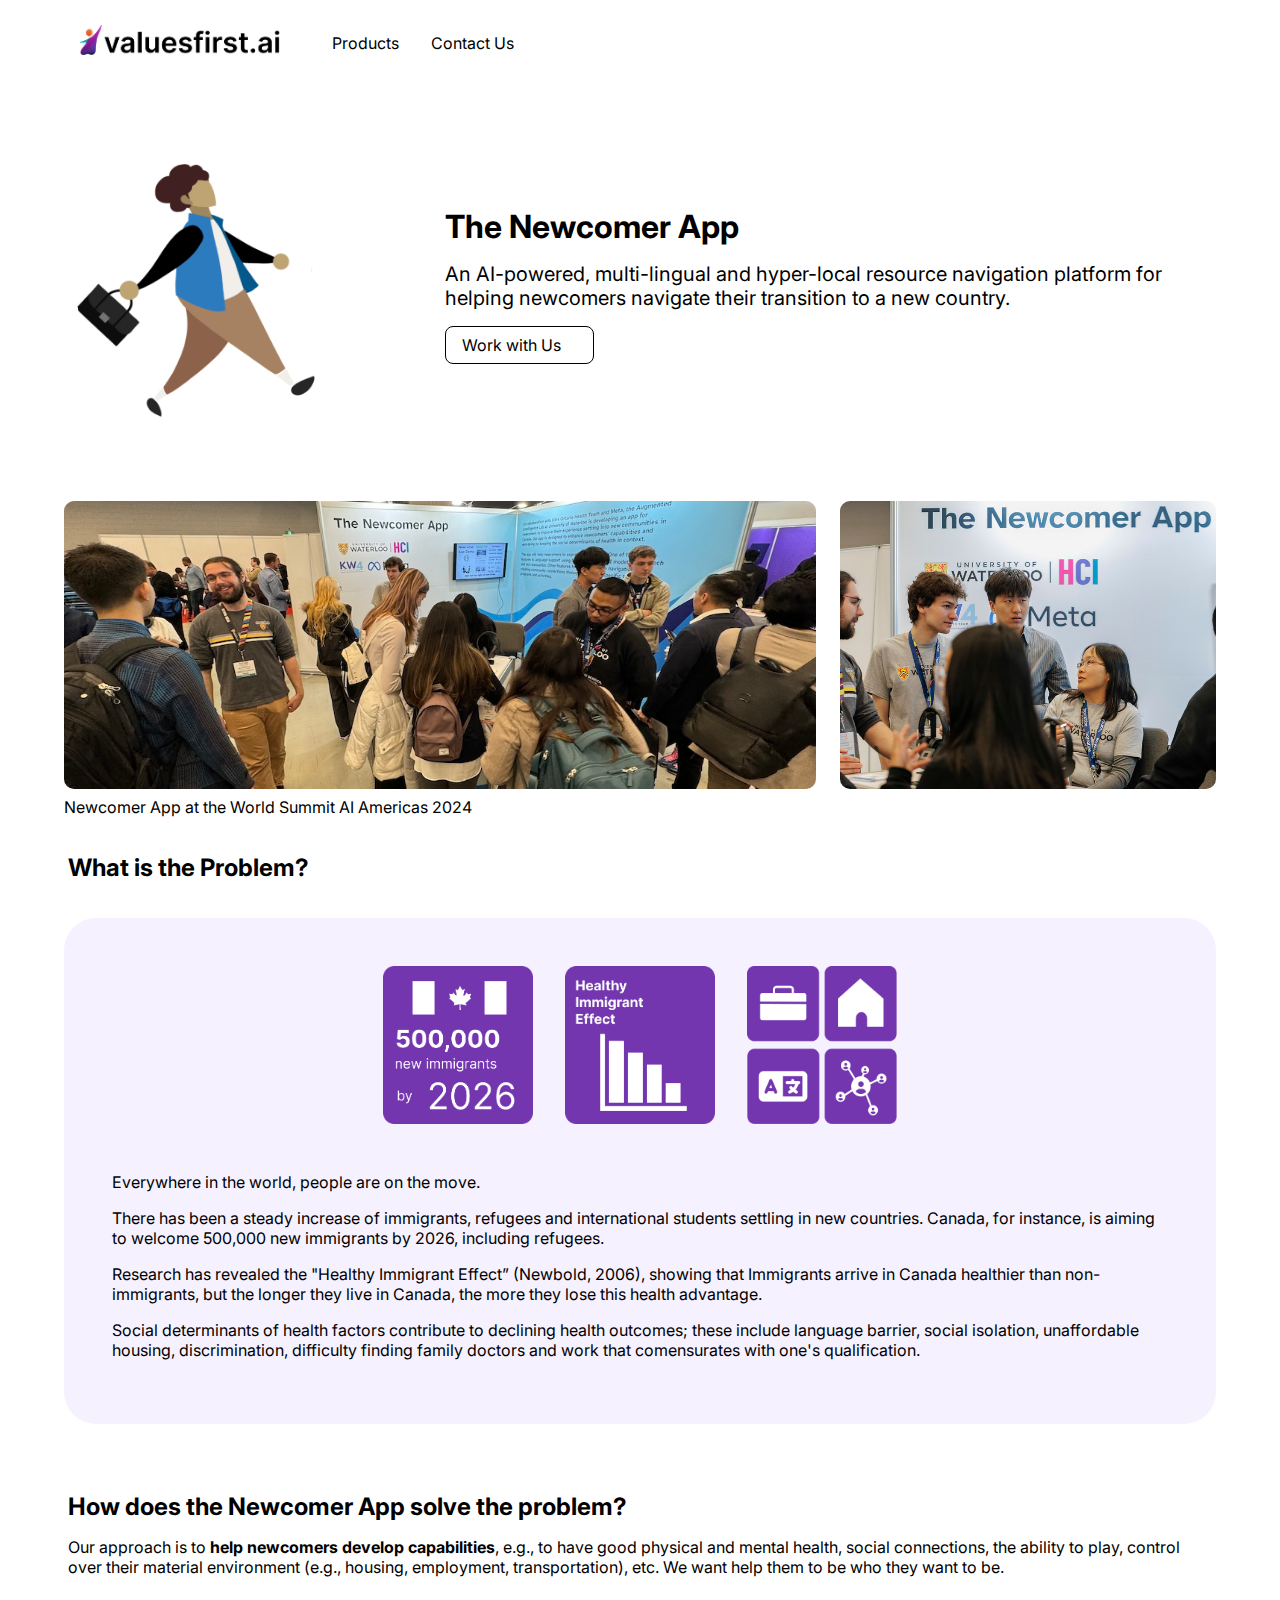
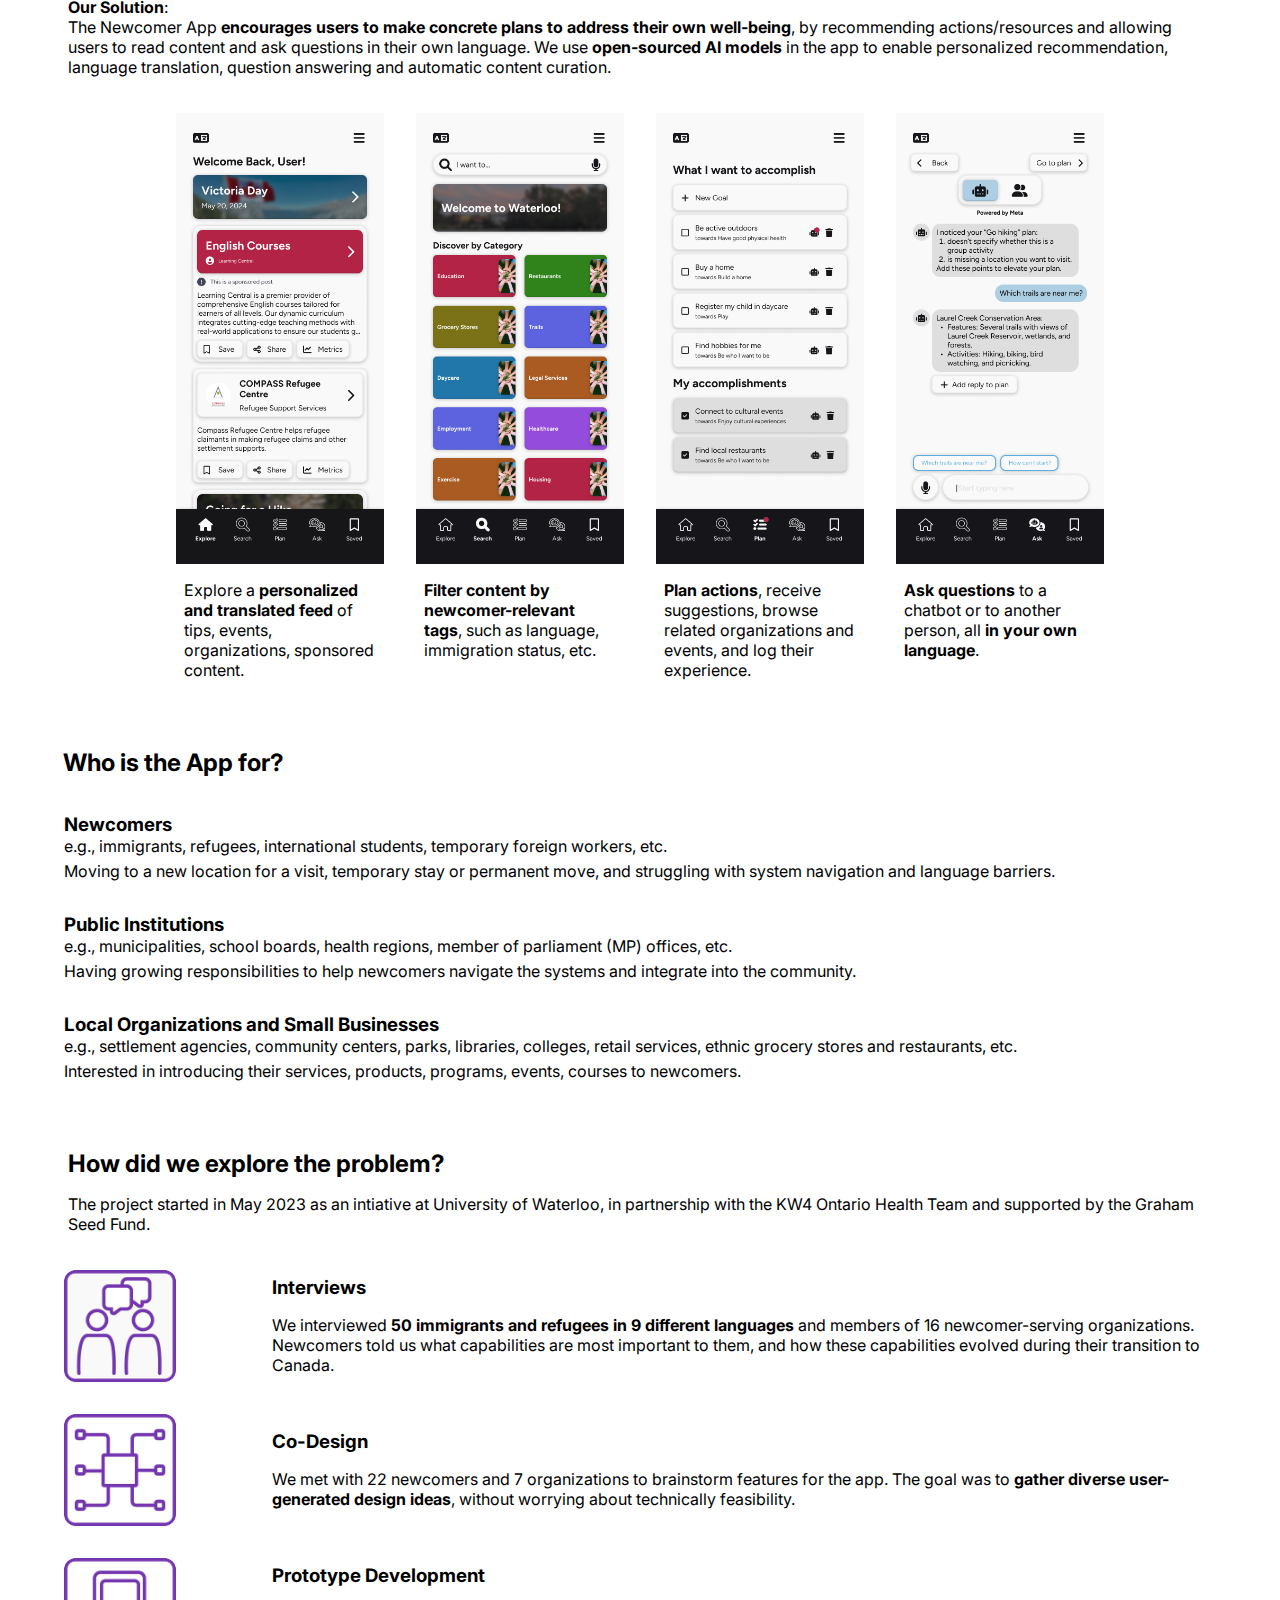
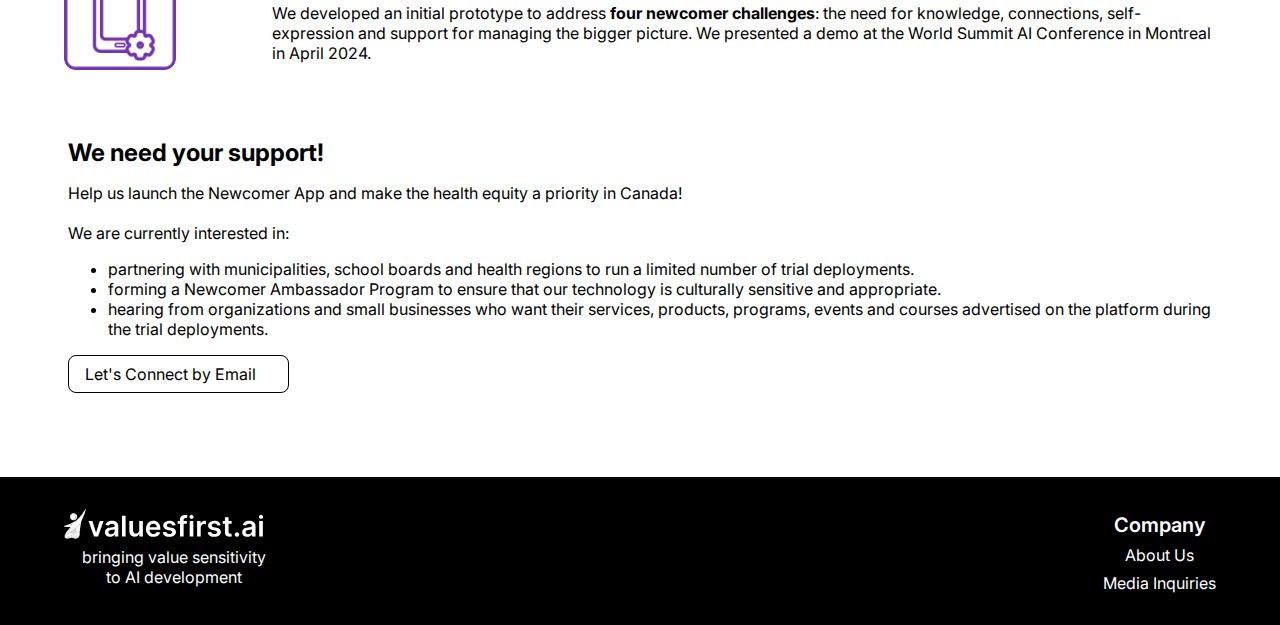
<file: products/index.html>
<html>
  <head>
    <title>VFAI</title>
    <link rel="stylesheet" href="../style.css">
    <link rel="stylesheet" href="https://maxst.icons8.com/vue-static/landings/line-awesome/line-awesome/1.3.0/css/line-awesome.min.css">
    <link rel="preconnect" href="https://fonts.googleapis.com">
    <link rel="preconnect" href="https://fonts.gstatic.com" crossorigin>
    <link href="https://fonts.googleapis.com/css2?family=Gabarito:wght@400;700&display=swap" rel="stylesheet">
    <link href="https://fonts.googleapis.com/css2?family=Inter:wght@100..900&display=swap" rel="stylesheet">
    <meta name="viewport" content="width=device-width, initial-scale=1" />
    <script src="../script.js"></script>
  </head>
  <body>
    <!-- navbar from codepen (licence): 
      Copyright (c) 2023 by hanseklev (https://codepen.io/hanseklev/pen/eYJmGbN)
      Fork of an original work Basic Responsive Menu Skeleton (https://codepen.io/GavinMichael/pen/zZejxX

      Permission is hereby granted, free of charge, to any person obtaining a copy of this software and associated documentation files (the "Software"), to deal in the Software without restriction, including without limitation the rights to use, copy, modify, merge, publish, distribute, sublicense, and/or sell copies of the Software, and to permit persons to whom the Software is furnished to do so, subject to the following conditions:

      The above copyright notice and this permission notice shall be included in all copies or substantial portions of the Software.

      THE SOFTWARE IS PROVIDED "AS IS", WITHOUT WARRANTY OF ANY KIND, EXPRESS OR IMPLIED, INCLUDING BUT NOT LIMITED TO THE WARRANTIES OF MERCHANTABILITY, FITNESS FOR A PARTICULAR PURPOSE AND NONINFRINGEMENT. IN NO EVENT SHALL THE AUTHORS OR COPYRIGHT HOLDERS BE LIABLE FOR ANY CLAIM, DAMAGES OR OTHER LIABILITY, WHETHER IN AN ACTION OF CONTRACT, TORT OR OTHERWISE, ARISING FROM, OUT OF OR IN CONNECTION WITH THE SOFTWARE OR THE USE OR OTHER DEALINGS IN THE SOFTWARE.
    -->
    <div class="nav-container">
      <nav class="navBar" id="mainNav">
        <a href="/"><img class="logo" src="../static/vfai_logo.png" alt="VFAI Logo"/></a>
        <a href="/products">Products</a>
        <a href="/contact">Contact Us</a>
        <a href="javascript:void(0);" class="icon" onClick="openDrawerMenu()"><i class="la la-bars"></i></a>
      </nav>
    </div>
    <div class="section top-padding">
      <div class="product-display">
        <img class="man" src="../static/newcomer-right.png" alt="">
        <div>
          <h1>The Newcomer App</h1>
          <span class="pitch">An AI-powered, multi-lingual and hyper-local resource navigation platform for helping newcomers navigate their transition to a new country. </span>
          <a class="buttonlink" href="#support">Work with Us<i class="las la-external-link-square-alt"></i></a>
          </p>
        </div>
      </div>
    </div>
    <div class="images">
      <div class="image fg2">
        <img src="../static/wsai1.jpeg" alt="">
        <caption>Newcomer App at the World Summit AI Americas 2024</caption>
      </div>
      <div class="image fg1">
        <img src="../static/wsai2.jpeg" alt="">
        <caption></caption>
      </div>
    </div>
    <div class="section">
      <div class="alt-heading">
        <h2>What is the Problem?</h2>
      </div>
      <div class="box">
        <div class="problems">
          <img src="../static/stats-icon.png" alt="">
          <img src="../static/healthy-immigrant-icon.png" alt="">
          <img src="../static/social-determinants-icon.png" alt="">
          <div>
            <p>Everywhere in the world, people are on the move.
            <p>There has been a steady increase of immigrants, refugees and international students settling in new countries. Canada, for instance, is aiming to welcome 500,000 new immigrants by 2026, including refugees.</p>
          
            <p>Research has revealed the "Healthy Immigrant Effect” (Newbold, 2006), showing that Immigrants arrive in Canada healthier than non-immigrants, but the longer they live in Canada, the more they lose this health advantage.</p>
            
            <p>Social determinants of health factors contribute to declining health outcomes; these include language barrier, social isolation, unaffordable housing, discrimination, difficulty finding family doctors and work that comensurates with one's qualification.
            </p>
          </div>
        </div>
      </div>
    </div>
    <div class="section">
      <div class="alt-heading">
        <h2>How does the Newcomer App solve the problem?</h2>
        <p>Our approach is to <b>help newcomers develop capabilities</b>, e.g., to have good physical and mental health, social connections, the ability to play, control over their material environment (e.g., housing, employment, transportation), etc.  We want help them to be who they want to be.  
        <br><br><b>Our Solution</b>: 
        <br>The Newcomer App <b>encourages users to make concrete plans to address their own well-being</b>, by recommending actions/resources and allowing users to read content and ask questions in their own language.  We use <b>open-sourced AI models</b> in the app to enable personalized recommendation, language translation, question answering and automatic content curation. </p>
      </div>
      <div class="things">
        <div class="product-display">
          <img src="../static/explore.png" alt="">
          <div>
            <p>Explore a <b>personalized and translated feed</b> of tips, events, organizations, sponsored content.</p>
          </div>
        </div>
        <div class="product-display">
          <img src="../static/search.png" alt="">
          <div>
            <p><b>Filter content by newcomer-relevant tags</b>, such as language, immigration status, etc.</p>
          </div>
        </div>
        <div class="product-display">
          <img src="../static/plan.png" alt="">
          <div>
            <p><b>Plan actions</b>, receive suggestions, browse related organizations and events, and log their experience.
          </p>
          </div>
        </div>
        <div class="product-display">
          <img src="../static/ask.png" alt="">
          <div>
            <p><b>Ask questions</b> to a chatbot or to another person, all <b>in your own language</b>.</p>
          </div>
        </div>
      </div>  
    </div>

    
    <div class="section">
      <div class="alt-heading" style="margin-left:-5px;">
        <h2>Who is the App for?</h2>
      </div>
      <div class="usergroup">
        <h3>Newcomers</h3>
        e.g., immigrants, refugees, international students, temporary foreign workers, etc.
        <p>Moving to a new location for a visit, temporary stay or permanent move, and struggling with system navigation and language barriers.</p>
      </div>
      <div class="usergroup">
        <h3>Public Institutions</h3>
        e.g., municipalities, school boards, health regions, member of parliament (MP) offices, etc.</b> 
        <p>Having growing responsibilities to help newcomers navigate the systems and integrate into the community.</p>
      </div>
      <div class="usergroup">
        <h3>Local Organizations and Small Businesses</h3>
        e.g., settlement agencies, community centers, parks, libraries, colleges, retail services, ethnic grocery stores and restaurants, etc. 
        <p>Interested in introducing their services, products, programs, events, courses to newcomers.</p>
      </div>   
    </div>
    
    <div class="section">
      <div class="alt-heading">
        <h2>How did we explore the problem?</h2>
        <p>The project started in May 2023 as an intiative at University of Waterloo, in partnership with the KW4 Ontario Health Team and supported by the Graham Seed Fund.</p>
      </div>
      <div class="product-display">
        <img class="square" src="../static/interview-icon.png" alt="">
        <div>
          <h3>Interviews</h3>
          <p>We interviewed <b>50 immigrants and refugees in 9 different languages</b> and members of 16 newcomer-serving organizations. Newcomers told us what capabilities are most important to them, and how these capabilities evolved during their transition to Canada. </p>
        </div>
      </div>
      <div class="product-display">
        <img class="square" src="../static/codesign-icon.png" alt="">
        <div>
          <h3>Co-Design</h3>
          <p>We met with 22 newcomers and 7 organizations to brainstorm features for the app. The goal was to <b>gather diverse user-generated design ideas</b>, without worrying about technically feasibility. </p>
        </div>
      </div>
      <div class="product-display">
        <img class="square" src="../static/prototype-icon.png" alt="">
        <div>
          <h3>Prototype Development</h3>
          <p>We developed an initial prototype to address <b>four newcomer challenges</b>:  the need for knowledge, connections, self-expression and support for managing the bigger picture.  We presented a demo at the World Summit AI Conference in Montreal in April 2024.</p>
        </div>
      </div>
    </div>

    <div id="support" class="section cfa">
      <div class="alt-heading">
        <h2>We need your support!</h2>
        <p>Help us launch the Newcomer App and make the health equity a priority in Canada! 
          <br><br>We are currently interested in:
          <ul>
            <li> partnering with municipalities, school boards and health regions to run a limited number of trial deployments.</li>
            <li> forming a Newcomer Ambassador Program to ensure that our technology is culturally sensitive and appropriate.</li>
            <li> hearing from organizations and small businesses who want their services, products, programs, events and courses advertised on the platform during the trial deployments. </li>
          </ul>
          <a class="buttonlink" href="/contact/">Let's Connect by Email<i class="las la-external-link-square-alt"></i></a>
        </p>
      </div>
    </div>
    <!--<div class="section">
      <div class="alt-heading">
        <h2>Applications</h2>
        <p></p>
      </div>
    </div>-->
  </body>
  <footer>
    <div class="name">
      <p><img class="logo" src="../static/vfai_logo_white.svg" alt=""></p>
      <p>bringing value sensitivity<br>to AI development</p>
    </div>
    <div class="links">
      <div class="linkgroup">
        <p>Company</p>
        <a href="/people">About Us</a>
        <a href="mailto:info@valuesfirst.ai">Media Inquiries</a>
      </div>
      <!--<div class="linkgroup">
          <p>Privacy & Safety</p>
          <a href="/privacy">Privacy Policy</a>
          <a href="/tos">Terms of Service</a>
        </div>
      <div class="linkgroup">
        <p>Social Media</p>
        <a href="https://www.linkedin.com/company/valuesfirst-ai">LinkedIn</a>
        <a href="https://www.facebook.com/profile.php?id=61560794291223&sk=about_contact_and_basic_info">Facebook</a>
        <a href="https://www.instagram.com/valuesfirst.ai/">Instagram</a>
      </div>-->
    </div>
  </footer>
</html>
</file>
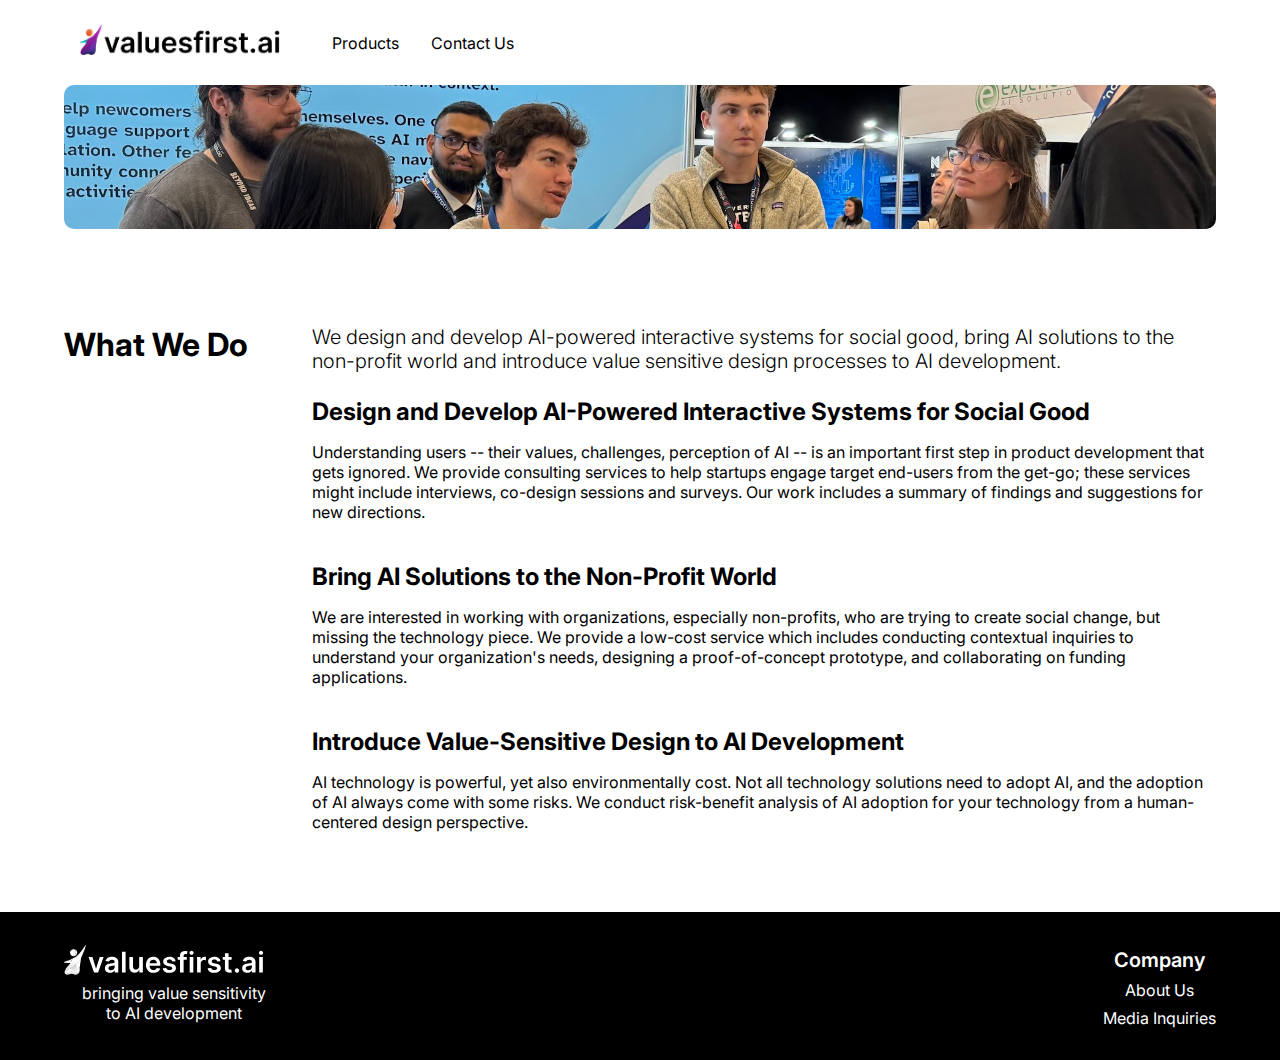
<file: services/index.html>
<html>
  <head>
    <title>VFAI</title>
    <link rel="stylesheet" href="../style.css">
    <link rel="stylesheet" href="https://maxst.icons8.com/vue-static/landings/line-awesome/line-awesome/1.3.0/css/line-awesome.min.css">
    <link rel="preconnect" href="https://fonts.googleapis.com">
    <link rel="preconnect" href="https://fonts.gstatic.com" crossorigin>
    <link href="https://fonts.googleapis.com/css2?family=Gabarito:wght@400;700&display=swap" rel="stylesheet">
    <meta name="viewport" content="width=device-width, initial-scale=1" />
    <link href="https://fonts.googleapis.com/css2?family=Inter:wght@100..900&display=swap" rel="stylesheet">
    <script src="../script.js"></script>
  </head>
  <body>
    <!-- navbar from codepen (licence): 
      Copyright (c) 2023 by hanseklev (https://codepen.io/hanseklev/pen/eYJmGbN)
      Fork of an original work Basic Responsive Menu Skeleton (https://codepen.io/GavinMichael/pen/zZejxX

      Permission is hereby granted, free of charge, to any person obtaining a copy of this software and associated documentation files (the "Software"), to deal in the Software without restriction, including without limitation the rights to use, copy, modify, merge, publish, distribute, sublicense, and/or sell copies of the Software, and to permit persons to whom the Software is furnished to do so, subject to the following conditions:

      The above copyright notice and this permission notice shall be included in all copies or substantial portions of the Software.

      THE SOFTWARE IS PROVIDED "AS IS", WITHOUT WARRANTY OF ANY KIND, EXPRESS OR IMPLIED, INCLUDING BUT NOT LIMITED TO THE WARRANTIES OF MERCHANTABILITY, FITNESS FOR A PARTICULAR PURPOSE AND NONINFRINGEMENT. IN NO EVENT SHALL THE AUTHORS OR COPYRIGHT HOLDERS BE LIABLE FOR ANY CLAIM, DAMAGES OR OTHER LIABILITY, WHETHER IN AN ACTION OF CONTRACT, TORT OR OTHERWISE, ARISING FROM, OUT OF OR IN CONNECTION WITH THE SOFTWARE OR THE USE OR OTHER DEALINGS IN THE SOFTWARE.
    -->
    <div class="nav-container">
      <nav class="navBar" id="mainNav">
        <a href="/"><img class="logo" src="../static/vfai_logo.png" alt="VFAI Logo"/></a>
        <a href="/products">Products</a>
        <a href="/contact">Contact Us</a>
        <a href="javascript:void(0);" class="icon" onClick="openDrawerMenu()"><i class="la la-bars"></i></a>
      </nav>
    </div>
    <div class="images">
      <div class="image fg1">
        <img class="short" src="../static/wsai4.jpeg" alt="">
      </div>
    </div>
    <div class="blurb">
      <h1>What We Do</h1>
      <div>
        <p>We design and develop AI-powered interactive systems for social good, bring AI solutions to the non-profit world and introduce value sensitive design processes to AI development. </p>
        <div>
          <strong>Design and Develop AI-Powered Interactive Systems for Social Good</strong>
          <p>Understanding users -- their values, challenges, perception of AI -- is an important first step in product development that gets ignored.   We provide consulting services to help startups engage target end-users from the get-go; these services might include interviews, co-design sessions and surveys.  Our work includes a summary of findings and suggestions for new directions. </p>
        </div>
        <div>
          <strong>Bring AI Solutions to the Non-Profit World </strong>
          <p>We are interested in working with organizations, especially non-profits, who are trying to create social change, but missing the technology piece.  We provide a low-cost service which includes conducting contextual inquiries to understand your organization's needs, designing a proof-of-concept prototype, and collaborating on funding applications. </p>
        </div>
        <div>
          <strong>Introduce Value-Sensitive Design to AI Development</strong>
          <p>AI technology is powerful, yet also environmentally cost.  Not all technology solutions need to adopt AI, and the adoption of AI always come with some risks.  We conduct risk-benefit analysis of AI adoption for your technology from a human-centered design perspective.</p>
        </div> 
      </div>
    </div>
    <!--<hr>
    <div class="section">
      <div class="alt-heading">
        <h1>Community Initiatives</h1>
      </div>
      <div class="initiative">
        <h2>Workshops</h2>
        <p>Lorem Ipsum has been the industry's standard dummy text ever since the 1500s, when an unknown printer took a galley of type and scrambled it to make a type specimen book.Lorem Ipsum has been the industry's standard dummy text ever since the 1500s, when an unknown printer took a galley of type and scrambled it to make a type specimen book.Lorem Ipsum has been the industry's standard dummy text ever since the 1500s, when an unknown printer took a galley of type and scrambled it to make a type specimen book.</p>
        <img src="../static/wsai3.jpeg" alt="">
      </div>
    </div>-->
  </body>
  <footer>
    <div class="name">
      <p><img class="logo" src="../static/vfai_logo_white.svg" alt=""></p>
      <p>bringing value sensitivity<br>to AI development</p>
    </div>
    <div class="links">
      <div class="linkgroup">
        <p>Company</p>
        <a href="/people">About Us</a>
        <a href="mailto:info@valuesfirst.ai">Media Inquiries</a>
      </div>
      <!--<div class="linkgroup">
          <p>Privacy & Safety</p>
          <a href="/privacy">Privacy Policy</a>
          <a href="/tos">Terms of Service</a>
      </div>
      <div class="linkgroup">
        <p>Social Media</p>
        <a href="https://www.linkedin.com/company/valuesfirst-ai">LinkedIn</a>
        <a href="https://www.facebook.com/profile.php?id=61560794291223&sk=about_contact_and_basic_info">Facebook</a>
        <a href="https://www.instagram.com/valuesfirst.ai/">Instagram</a>
      </div>-->
    </div>
  </footer>
</html>
</file>
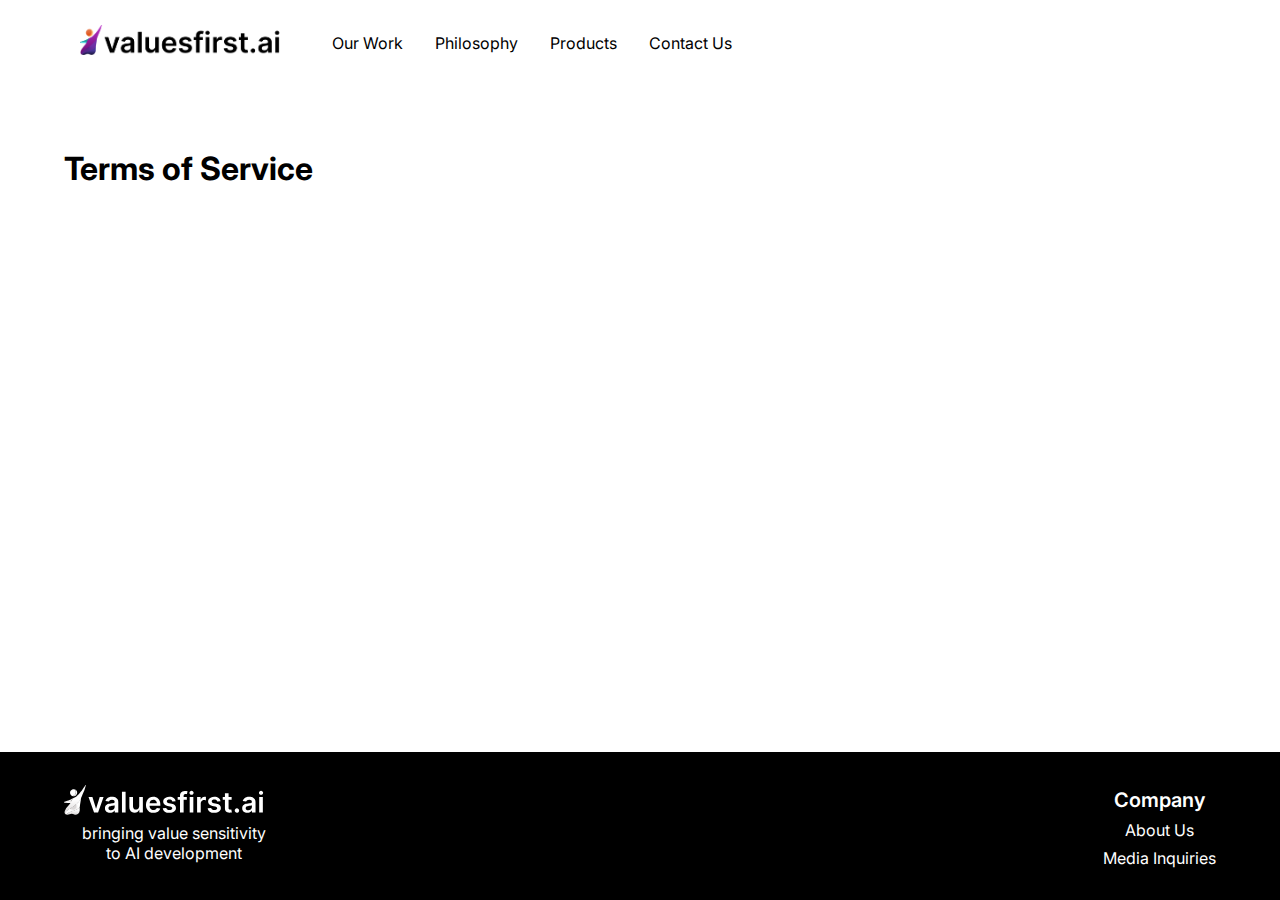
<file: tos/index.html>
<html>
  <head>
    <title>VFAI</title>
    <link rel="stylesheet" href="../style.css">
    <link rel="stylesheet" href="https://maxst.icons8.com/vue-static/landings/line-awesome/line-awesome/1.3.0/css/line-awesome.min.css">
    <link rel="preconnect" href="https://fonts.googleapis.com">
    <link rel="preconnect" href="https://fonts.gstatic.com" crossorigin>
    <link href="https://fonts.googleapis.com/css2?family=Gabarito:wght@400;700&display=swap" rel="stylesheet">
    <link href="https://fonts.googleapis.com/css2?family=Inter:wght@100..900&display=swap" rel="stylesheet">
    <meta name="viewport" content="width=device-width, initial-scale=1" />
    <script src="../script.js"></script>
  </head>
  <body class="flex">
    <main>
      <!-- navbar from codepen (licence): 
        Copyright (c) 2023 by hanseklev (https://codepen.io/hanseklev/pen/eYJmGbN)
        Fork of an original work Basic Responsive Menu Skeleton (https://codepen.io/GavinMichael/pen/zZejxX

        Permission is hereby granted, free of charge, to any person obtaining a copy of this software and associated documentation files (the "Software"), to deal in the Software without restriction, including without limitation the rights to use, copy, modify, merge, publish, distribute, sublicense, and/or sell copies of the Software, and to permit persons to whom the Software is furnished to do so, subject to the following conditions:

        The above copyright notice and this permission notice shall be included in all copies or substantial portions of the Software.

        THE SOFTWARE IS PROVIDED "AS IS", WITHOUT WARRANTY OF ANY KIND, EXPRESS OR IMPLIED, INCLUDING BUT NOT LIMITED TO THE WARRANTIES OF MERCHANTABILITY, FITNESS FOR A PARTICULAR PURPOSE AND NONINFRINGEMENT. IN NO EVENT SHALL THE AUTHORS OR COPYRIGHT HOLDERS BE LIABLE FOR ANY CLAIM, DAMAGES OR OTHER LIABILITY, WHETHER IN AN ACTION OF CONTRACT, TORT OR OTHERWISE, ARISING FROM, OUT OF OR IN CONNECTION WITH THE SOFTWARE OR THE USE OR OTHER DEALINGS IN THE SOFTWARE.
      -->
      <div class="nav-container">
        <nav class="navBar" id="mainNav">
          <a href="/"><img class="logo" src="../static/vfai_logo.png" alt="VFAI Logo"/></a>
          <a href="/services">Our Work</a>
          <a href="/philosophy">Philosophy</a>
          <a href="/products">Products</a>
          <a href="/contact">Contact Us</a>
          <a href="javascript:void(0);" class="icon" onClick="openDrawerMenu()"><i class="la la-bars"></i></a>
        </nav>
      </div>
      <div class="section top-padding">
        <h1>Terms of Service</h1>
        <div class="normal">
            <p></p>
        </div>
        </div>
      </div>
    </main>
    <footer>
      <div class="name">
        <p><img class="logo" src="../static/vfai_logo_white.svg" alt=""></p>
        <p>bringing value sensitivity<br>to AI development</p>
      </div>
      <div class="links">
        <div class="linkgroup">
          <p>Company</p>
          <a href="/people">About Us</a>
          <a href="mailto:info@valuesfirst.ai">Media Inquiries</a>
        </div>
        <!--<div class="linkgroup">
            <p>Privacy & Safety</p>
            <a href="/privacy">Privacy Policy</a>
            <a href="/tos">Terms of Service</a>
        </div>
        <div class="linkgroup">
          <p>Social Media</p>
          <a href="https://www.linkedin.com/company/valuesfirst-ai">LinkedIn</a>
          <a href="https://www.facebook.com/profile.php?id=61560794291223&sk=about_contact_and_basic_info">Facebook</a>
          <a href="https://www.instagram.com/valuesfirst.ai/">Instagram</a>
        </div>-->
      </div>
    </footer>
  </body>
</html>
</file>
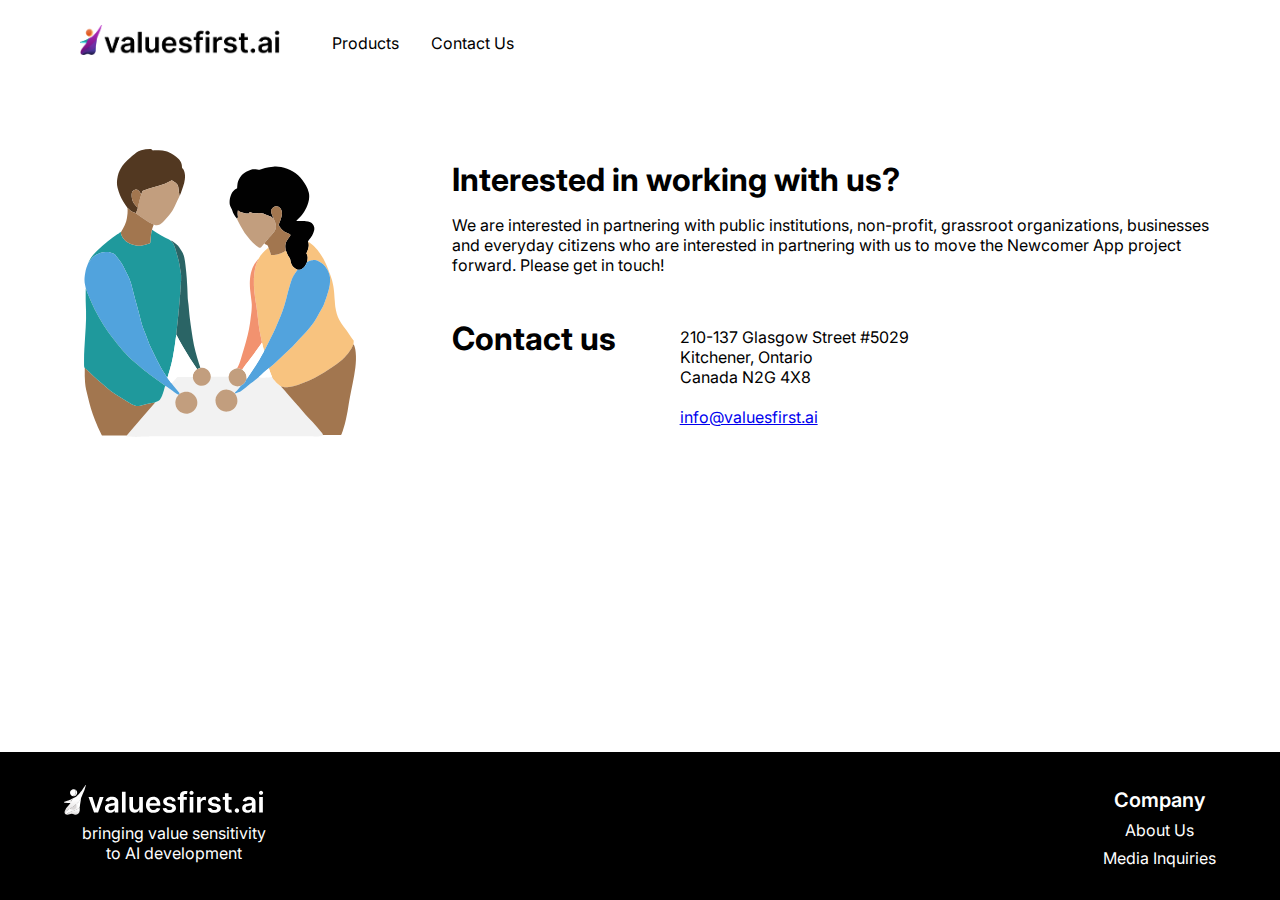
<file: draft/contact/index.html>
<html>
  <head>
    <title>VFAI</title>
    <link rel="stylesheet" href="../style.css">
    <link rel="stylesheet" href="https://maxst.icons8.com/vue-static/landings/line-awesome/line-awesome/1.3.0/css/line-awesome.min.css">
    <link rel="preconnect" href="https://fonts.googleapis.com">
    <link rel="preconnect" href="https://fonts.gstatic.com" crossorigin>
    <link href="https://fonts.googleapis.com/css2?family=Gabarito:wght@400;700&display=swap" rel="stylesheet">
    <link href="https://fonts.googleapis.com/css2?family=Inter:wght@100..900&display=swap" rel="stylesheet">
    <meta name="viewport" content="width=device-width, initial-scale=1" />
    <script src="../script.js"></script>
  </head>
  <body class="flex">
    <main>
      <!-- navbar from codepen (licence): 
        Copyright (c) 2023 by hanseklev (https://codepen.io/hanseklev/pen/eYJmGbN)
        Fork of an original work Basic Responsive Menu Skeleton (https://codepen.io/GavinMichael/pen/zZejxX

        Permission is hereby granted, free of charge, to any person obtaining a copy of this software and associated documentation files (the "Software"), to deal in the Software without restriction, including without limitation the rights to use, copy, modify, merge, publish, distribute, sublicense, and/or sell copies of the Software, and to permit persons to whom the Software is furnished to do so, subject to the following conditions:

        The above copyright notice and this permission notice shall be included in all copies or substantial portions of the Software.

        THE SOFTWARE IS PROVIDED "AS IS", WITHOUT WARRANTY OF ANY KIND, EXPRESS OR IMPLIED, INCLUDING BUT NOT LIMITED TO THE WARRANTIES OF MERCHANTABILITY, FITNESS FOR A PARTICULAR PURPOSE AND NONINFRINGEMENT. IN NO EVENT SHALL THE AUTHORS OR COPYRIGHT HOLDERS BE LIABLE FOR ANY CLAIM, DAMAGES OR OTHER LIABILITY, WHETHER IN AN ACTION OF CONTRACT, TORT OR OTHERWISE, ARISING FROM, OUT OF OR IN CONNECTION WITH THE SOFTWARE OR THE USE OR OTHER DEALINGS IN THE SOFTWARE.
      -->
      <div class="nav-container">
        <nav class="navBar" id="mainNav">
          <a href="/"><img class="logo" src="../static/vfai_logo.png" alt="VFAI Logo"/></a>
          <a href="/products">Products</a>
          <a href="/contact">Contact Us</a>
          <a href="javascript:void(0);" class="icon" onClick="openDrawerMenu()"><i class="la la-bars"></i></a>
        </nav>
      </div>
      <div class="section top-padding">
        <!--../static/newcomer-right.svg-->
        <div class="product-display">
          <img src="../static/philosophy.svg" alt="">
          <div>
            <h1>Interested in working with us?</h1>
            <p>We are interested in partnering with public institutions, non-profit, grassroot organizations, businesses and everyday citizens who are interested in partnering with us to move the Newcomer App project forward.
               Please get in touch!</p>
            <!--TODO: some sort of <form> element?-->
            <br>
            <div class="alt-blurb">
              <h1>Contact us</h1>
              <div>
                <p>
                  210-137 Glasgow Street #5029<br>
                  Kitchener, Ontario<br>
                  Canada N2G 4X8<br>
                  <br>
                  <a href="mailto:info@valuesfirst.ai">info@valuesfirst.ai</a>
                </p>
              </div>
            </div>
          </div>
        </div>
      </div>
    </main>
    <footer>
      <div class="name">
        <p><img class="logo" src="../static/vfai_logo_white.svg" alt=""></p>
        <p>bringing value sensitivity<br>to AI development</p>
      </div>
      <div class="links">
        <div class="linkgroup">
          <p>Company</p>
          <a href="/people">About Us</a>
          <a href="mailto:info@valuesfirst.ai">Media Inquiries</a>
        </div>
        <!--<div class="linkgroup">
            <p>Privacy & Safety</p>
            <a href="/privacy">Privacy Policy</a>
            <a href="/tos">Terms of Service</a>
          </div>
        <div class="linkgroup">
          <p>Social Media</p>
          <a href="https://www.linkedin.com/company/valuesfirst-ai">LinkedIn</a>
          <a href="https://www.facebook.com/profile.php?id=61560794291223&sk=about_contact_and_basic_info">Facebook</a>
          <a href="https://www.instagram.com/valuesfirst.ai/">Instagram</a>
        </div>-->
      </div>
    </footer>
  </body>
</html>
</file>
<file: style.css>
html {
    font-family: 'Inter', sans-serif;
}

body {
    margin: 0;
}

hr {
    margin: 0rem 4rem 4rem 4rem;
}
@media (max-width: 700px){
    hr {
        margin: 2rem 2rem;
    }
}
h1 {
    margin: 0;
}
h3 {
    margin: 0;
}
.normal {
    align-self: stretch;
}
.normal p {
    margin: 0;
}
.fg1 {
    flex-grow: 1;
}
.fg2 {
    flex-grow: 2;
}
.fg3 {
    flex-grow: 3;
}
.fg4 {
    flex-grow: 4;
}
.purple {
    background-color: #BFBEFF;
}
.flex {
    min-height: 100vh;
    display: flex;
    flex-direction: column;
}
.flex > main {
    flex: 1;
}

.things {
    display: flex;
    align-self: stretch;
    justify-content: center;
    flex-wrap: wrap;
    gap: 2rem;
}
@media (min-width: 700px){
    .things > .product-display {
        flex-direction: column;
        gap: 1rem;
    }
    .things > .product-display img {
        margin-left: 0;
        width: 13rem;
        height: auto;
    }
    .things > .product-display p {
        width: 12rem;
    }
}
@media (max-width: 700px){
    .things {
        flex-wrap: nowrap;
        flex-direction: column;
    }
    .things > .product-display img {
        margin-left: 0;
        width: 50vw;
        height: auto;
    }
    .things > .product-display p {
        width: 75vw;
    }
}

.problems {
    display: flex;
    align-self: stretch;
    justify-content: center;
    flex-wrap: wrap;
    gap: 2rem;
}
.problems > img {
    max-width: 150px;
}
@media (min-width: 700px){
    .problems > .product-display {
        flex-direction: column;
        gap: 1rem;
    }
    .problems > .product-display img {
        margin-left: 0;
        width: 13rem;
        height: auto;
    }
    .problems > .product-display p {
        width: 12rem;
    }
}
@media (max-width: 700px){
    .problems {
        flex-wrap: nowrap;
        flex-direction: column;
        align-items: center;
    }
    .problems > img {
        max-width: 180px;
    }
    .problems > .product-display img {
        margin-left: 0;
        width: 50vw;
        height: auto;
    }
    .problems > .product-display p {
        width: 75vw;
    }
    .product-display > .man {
        width: 12rem;
        height: auto;
    }
}

footer {
    display: flex;
    padding: 2rem 4rem;
    justify-content: space-between;
    align-items: center;
    align-self: stretch;
    background: #000;
    font-family: 'Inter', sans-serif;
}

footer a {
    text-decoration: none;
}
footer > .name {
    display: flex;
    flex-direction: column;
    align-items: center;
    gap: 0.5rem;
}
footer > .name > p {
    color: #FFF;
    text-align: center;
    font-family: Inter;
    font-style: normal;
    font-weight: 400;
    line-height: normal;
    margin: 0;
}
footer > .name > p:first-child {
    font-size: 2rem;
}
footer > .links {
    display: flex;
    align-items: flex-start;
    gap: 2rem;
}
footer > .links > .linkgroup {
    display: flex;
    flex-direction: column;
    align-items: center;
    gap: 0.5rem;
}
footer > .links > .linkgroup > * {
    margin: 0;
    color: #FFF;
    text-align: center;
    font-family: Inter;
    font-size: 1rem;
    font-style: normal;
    font-weight: 400;
    line-height: normal;
}
footer > .links > .linkgroup > *:first-child {
    margin-top: 0.25rem;
    font-size: 1.25rem;
    font-weight: 600;
}
@media (max-width: 700px){
    footer {
        padding: 2rem 2rem;
        gap: 2rem;
        flex-direction: column;
    }
    footer > .links {
        flex-direction: column;
        align-items: center;
    }
}


strong {
    font-size: large;
}

.logo {
    height: 30px;
    margin-top: -5px;
}

.red {
    color: red;
}


.banner {
    display: flex;
    padding: 16rem 4rem;
    background: linear-gradient(rgba(0,0,0,.5), rgba(0,0,0,.5)), url(static/banner.png) 100% / cover no-repeat;
    backdrop-filter: blur(25px);
    justify-content: center;
    align-items: center;
}
.banner > p {
    color: #FFF;
    text-align: center;
    text-shadow: 0px 4px 4px rgba(0, 0, 0, 0.25);
    font-family: 'Inter', sans-serif;
    font-size: 3rem;
    font-style: normal;
    font-weight: 400;
    line-height: normal;
}
@media (max-width: 700px){
    .banner {
        padding: 12rem 2rem;
    }
    .banner > p {
        font-size: 2rem;
    }
}

.blurb {
    display: flex;
    padding: 4rem;
    justify-content: center;
    align-items: flex-start;
    gap: 4rem;
    align-self: stretch;
}
.blurb > h1 {
    color: #000;
    font-family: 'Inter', sans-serif;
    font-size: 2rem;
    font-style: normal;
    font-weight: 700;
    line-height: normal;
    margin: 0;
}
.blurb > div {
    display: flex;
    flex-direction: column;
    align-items: flex-start;
    gap: 1.5rem;
    flex: 1 0 0;
}
.blurb > div > div {
    gap: 1rem;
}
.blurb > div > p {
    align-self: stretch;
    color: #000;
    font-family: 'Inter', sans-serif;
    font-size: 1.25rem;
    font-style: normal;
    font-weight: 300;
    line-height: normal;
    margin: 0;
}
.blurb > div strong {
    color: #000;
    font-family: 'Inter', sans-serif;
    font-size: 1.5rem;
    font-style: normal;
    font-weight: 700;
    line-height: normal;
}
.blurb > div > a {
    display: flex;
    padding: 0.5rem 1rem;
    align-items: center;
    gap: 1rem;
    border-radius: 0.5rem;
    border: 1px solid #000;
    background-color: #FFF;
    color: #000;
    font-family: 'Inter', sans-serif;
    font-size: 1.25rem;
    font-style: normal;
    font-weight: 400;
    line-height: normal;
    text-decoration: none;
}
@media (max-width: 700px){
    .blurb {
        padding: 2rem 2rem;
        flex-direction: column;
        gap: 1.25rem;
    }
}

.alt-blurb {
    display: flex;
    justify-content: center;
    align-items: flex-start;
    gap: 4rem;
    align-self: stretch;
}
.alt-blurb > h1 {
    color: #000;
    font-family: 'Inter', sans-serif;
    font-size: 2rem;
    font-style: normal;
    font-weight: 700;
    line-height: normal;
    margin: 0px;
    margin-top: -8px;
}
.alt-blurb > div {
    display: flex;
    flex-direction: column;
    align-items: flex-start;
    gap: 1.5rem;
    flex: 1 0 0;
}
.alt-blurb p {
    margin: 0;
}
@media (max-width: 700px){
    .alt-blurb {
        flex-direction: column;
        gap: 1rem;
    }
}

.images {
    display: flex;
    padding: 0rem 4rem 2rem 4rem;
    justify-content: center;
    align-items: stretch;
    gap: 1.5rem;
    align-self: stretch;
}
.image {
    display: flex;
    flex-direction: column;
    gap: 0.5rem;
    flex-basis: 0;
}
.image > img {
    height: 18rem;
    width: 100%;
    object-fit: cover;
    border-radius: 0.625rem;
    align-self: stretch;
}
@media (max-width: 700px){
    .images {
        padding: 2rem 2rem;
        gap: 2rem;
        flex-direction: column;
    }
}

.section {
    display: flex;
    padding: 0rem 4rem 4rem 4rem;
    flex-direction: column;
    align-items: flex-start;
    gap: 2rem;
    align-self: stretch;
}
.top-padding {
    padding-top: 4rem;
}
.section > h2 {
    color: #000;
    font-family: 'Inter', sans-serif;
    font-size: 2rem;
    font-style: normal;
    font-weight: 500;
    line-height: normal;
}
.section > .heading {
    display: flex;
    justify-content: space-between;
    align-items: baseline;
    align-self: stretch;
    border-bottom: 1px solid #000;
}
@media (max-width: 700px){
    .section {
        padding: 2rem 2rem;
        flex-direction: column;
    }
}
.section > .heading > * {
    margin: 0.25rem;
}
.section > .heading > h1 {
    color: #000;
    font-family: 'Inter', sans-serif;
    font-size: 2rem;
    font-style: normal;
    font-weight: 500;
    line-height: normal;
}
.section > .heading > a {
    color: #000;
    text-align: center;
    font-family: 'Inter', sans-serif;
    font-style: normal;
    font-weight: 500;
    line-height: normal;
}
.section > .alt-heading {
    display: flex;
    flex-direction: column;
    align-items: flex-start;
    gap: 0.5rem;
    align-self: stretch;
}
.section > .alt-heading > * {
    margin: 0.25rem;
}
.section > .body {
    display: flex;
    flex-direction: column;
    align-items: center;
    gap: 1rem;
    align-self: stretch;
}
.numbers {
    display: flex;
    flex-direction: column;
    align-items: flex-start;
    align-self: flex-start;
    gap: 1rem;
}
.numbers > .number {
    display: flex;
    align-items: center;
    gap: 3rem;
}
@media (max-width: 700px){
    .numbers > .number {
        gap: 2rem;
    }
}
.numbers > .number > p:first-child {
    color: #6E6C6C;
    text-align: center;
    font-family: 'Inter', sans-serif;
    font-size: 6rem;
    font-style: normal;
    font-weight: 600;
    opacity: 50%;
    line-height: normal;
    margin: 0;
    /*border: 1px solid grey;*/
    width: 100px;
    min-width: 100px;
}
.numbers > .number > p:last-child {
    color: #000;
    font-family: 'Inter', sans-serif;
    font-size: 1.25rem;
    font-style: normal;
    font-weight: 400;
    line-height: normal;
}

.product-display {
    display: flex;
    align-items: center;
    gap: 6rem;
}
.person-display {
    display: flex;
    align-items: flex-start;
    gap: 2rem;
    padding-top: 1rem;
}

.person-display * {
    margin: 0;
}
.pfp {
    display: flex;
    flex-direction: column;
    align-items: flex-end;
    gap: 0.5rem;
}
.pfp > img {
    height: 20rem;
    border-radius: 1rem;
}
.pfp > h1 {
    color: #000;
    font-family: 'Inter', sans-serif;
    font-size: 1.5rem;
    font-style: normal;
    font-weight: 700;
    line-height: normal;
    margin-top: 1rem;
}
.product-display.pfp {
    gap: 4rem;
}
.product-display > img {
    height: 18rem;
}
.product-display.pfp > img {
    height: 20rem;
}
.product-display > div {
    display: flex;
    flex-direction: column;
    align-items: flex-start;
    gap: 1rem;
}
.product-display > div > .link {
    color: #000;
    font-family: 'Inter', sans-serif;
    font-size: 1.5rem;
    font-style: normal;
    font-weight: 600;
    line-height: normal;
}
.product-display > div > .button {
    display: flex;
    padding: 0.5rem 1rem;
    align-items: center;
    gap: 1rem;
    border-radius: 0.5rem;
    border: 1px solid #000;
    background-color: #FFF;
    color: #000;
    font-family: 'Inter', sans-serif;
    font-size: 1rem;
    font-style: normal;
    font-weight: 400;
    line-height: normal;
    text-decoration: none;
}
.product-display > div > p {
    color: #000;
    font-family: 'Inter', sans-serif;
    font-style: normal;
    font-weight: 400;
    line-height: normal;
    margin: 0;
}

.product-display > div > span {
    color: #000;
    font-family: 'Inter', sans-serif;
    font-size: 1.25rem;
    font-style: normal;
    font-weight: 400;
    line-height: normal;
}

.product-display > div > h1 {
    color: #000;
    font-family: 'Inter', sans-serif;
    font-size: 2rem;
    font-style: normal;
    font-weight: 700;
    line-height: normal;
    margin: 0;
}
.product-display > div > p.tagline {
    color: #6E6C6C;
    font-family: 'Inter', sans-serif;
    font-style: normal;
    font-weight: 400;
    line-height: normal;
    margin-top: -1em;
}
.product-display > div > strong {
    color: #000;
    font-family: 'Inter', sans-serif;
    font-size: 2rem;
    font-style: normal;
    font-weight: 700;
    line-height: normal;
}
@media (max-width: 700px){
    .product-display {
        gap: 2rem;
        flex-direction: column;
    }
    .person-display {
        gap: 2rem;
        flex-direction: column;
    }
    .person-display > .pfp {
        align-items: center;
        align-self: stretch;
    }
}
.frames {
    display: flex;
    gap: 2rem;
    align-items: flex-end;
    align-self: stretch;
    flex-basis: 0;
}
@media (max-width: 700px){
    .frames {
        gap: 2rem;
        flex-direction: column;
    }
}
.frames > .frame {
    display: flex;
    flex-direction: column;
    align-items: stretch;
    gap: 2rem;
    align-self: stretch;
    flex-basis: 0;
}
.frames > .frame > * {
    border-radius: 0.625rem;
    background: #BFBEFF;
}
.frames * {
    margin: 0;
}
.frames p {
    color: #6E6C6C;
    font-family: 'Inter', sans-serif;
    font-size: 0.875rem;
    font-style: normal;
    font-weight: 300;
    line-height: normal;
}
.frames img {
    border-radius: 0.3125rem;
    object-fit: cover;
}
.frames > .frame > .type1 {
    display: flex;
    padding: 1.5rem;
    flex-direction: column;
    align-items: flex-start;
    gap: 1rem;
    align-self: stretch;
}

.frames > .frame > .type1 > img {
    height: 11rem;
    align-self: stretch;
}
.frames > .frame > .type2 {
    display: flex;
    padding: 1.5rem;
    align-items: center;
    gap: 2rem;
    align-self: stretch;
}
.frames > .frame > .type2 > div {
    display: flex;
    flex-direction: column;
    align-items: flex-start;
    gap: 1rem;
}
.frames > .frame > .type2 > img {
    align-self: stretch;
    width: 7rem;
}

.initiative {
    display: flex;
    gap: 2rem;
    align-items: flex-start;
    align-self: stretch;
}
@media (max-width: 700px){
    .initiative {
        padding: 2rem 2rem;
        flex-direction: column;
        gap: 1rem;
    }
}
.initiative > img {
    object-fit: cover;
    width: 100%;
    height: 12rem;
    border-radius: 0.625rem;
}

.box {
    display: flex;
    padding: 3rem;
    justify-content: center;
    align-items: center;
    gap: 0.5rem;
    border-radius: 2rem;
    background: #F6F1FF;   
}

img.square {
    min-width: 7rem;
    height: 7rem;
    border-radius: 0.75rem;
    background: linear-gradient(180deg, #AE85FF 0%, #BFBEFF 100%);
}

.borders {
    border-radius: 0.625rem;
}


.las {
    font-size: 2rem;
    color: #000;
}
.reverse {
    flex-direction: row-reverse;
}
.remove-padding {
    padding: 1rem 0rem 0rem 0rem;
}
img.short {
    height: 9rem;
    width: 100%;
    object-position: 100% 35%;
}


/* css related to the navbar. see licence in index.html*/

.nav-container {
    display: grid; /*hacky way to get it to work as a block with the underlying positions*/
    padding: 1rem 4rem;
}

.navBar{
    background-color: #fff;  
    display: flex;
    align-items: center;
}
  
/*Floats each item to the left with padding of 14 & 16 px.
Removes the underline with text decoration = none.*/
.navBar a {
    float: left;
    color: black;
    padding: 14px 16px;
    text-decoration: none;
    color: #000;
    font-family: 'Inter', sans-serif;
    font-size: 1rem;
    font-style: normal;
    font-weight: 400;
    line-height: normal;
}

/*Background color change during hover state*/
.navBar a:hover{
    background-color: white;
    color: #009cde;
}

/*Hides the menu Icon which will show when the nav needs to be responsive*/
.navBar .icon{
    display: none;
}

/*Set your custom screen width here replacing 700*/
@media (max-width: 700px){
    .nav-container {
        padding: 1rem 2rem;
    }
    .navBar {
        justify-content: space-between;
    }
    /*Ignores the first link (which is Home) in the div and       applies 'display = none' to everything else.   Basically hiding everything but Home*/
    .navBar a:not(:first-child){
        display: none;
    }
    /*Brings the menu icon into view and floats it to the right*/
    .navBar a.icon{
        display: block; float: right;
        color: #000;
    }

    /*The navBar class will be changed to 'navBar responsive' using JS. This chunk of CSS makes the menu icon stay where it is by making the position absolute within it's parent 'right top corner'. Without this, the icon will get kicked around when the items are collapsed and expanded*/
    .navBar.responsive {
        position: relative;
        flex-direction: column;
        align-items: flex-start;
    }
    .navBar.responsive > a:first-child {
        align-self: flex-start;
    }
    .navBar.responsive a.icon {
        position: absolute;
        right: 0;
        top: 0;
    }

    /*Removes the originally set float and brings them to view*/
    .navBar.responsive a {
        float: none;
        display: block;
        text-align: left;
    }

    .content {
        padding: 0px 64px;
    }
}

.content {
    padding: 0px 16px;
}

.usergroup > p {
    margin-top: 5px;
    margin-bottom: 0px;
}

.pitch {
    font-size: 1.25rem;
}

.cfa > div > a {
    display: flex;
    padding: 0.5rem 1rem;
    align-items: center;
    gap: 1rem;
    border-radius: 0.5rem;
    border: 1px solid #000;
    background-color: #FFF;
    color: #000;
    font-family: 'Inter', sans-serif;
    font-size: 1rem;
    font-style: normal;
    font-weight: 400;
    line-height: normal;
    text-decoration: none;
}

.buttonlink {
    display: flex;
    padding: 0.5rem 1rem;
    align-items: center;
    gap: 1rem;
    border-radius: 0.5rem;
    border: 1px solid #000;
    background-color: #FFF;
    color: #000;
    font-family: 'Inter', sans-serif;
    font-size: 1rem;
    font-style: normal;
    font-weight: 400;
    line-height: normal;
    text-decoration: none;
}
</file>
<file: draft/style.css>
html {
    font-family: 'Inter', sans-serif;
}

body {
    margin: 0;
}

hr {
    margin: 0rem 4rem 4rem 4rem;
}
@media (max-width: 700px){
    hr {
        margin: 2rem 2rem;
    }
}
h1 {
    margin: 0;
}
h3 {
    margin: 0;
}
.normal {
    align-self: stretch;
}
.normal p {
    margin: 0;
}
.fg1 {
    flex-grow: 1;
}
.fg2 {
    flex-grow: 2;
}
.fg3 {
    flex-grow: 3;
}
.fg4 {
    flex-grow: 4;
}
.purple {
    background-color: #BFBEFF;
}
.flex {
    min-height: 100vh;
    display: flex;
    flex-direction: column;
}
.flex > main {
    flex: 1;
}
.things {
    display: flex;
    flex-wrap: wrap;
    gap: 2rem;
}
@media (min-width: 700px){
    .things > .product-display {
        flex-direction: column;
        gap: 1rem;
    }
    .things > .product-display img {
        margin-left: 0;
        width: 13rem;
        height: auto;
    }
    .things > .product-display p {
        width: 12rem;
    }
}
@media (max-width: 700px){
    .things {
        flex-wrap: nowrap;
        flex-direction: column;
    }
    .things > .product-display img {
        margin-left: 0;
        width: 50vw;
        height: auto;
    }
    .things > .product-display p {
        width: 75vw;
    }
}

footer {
    display: flex;
    padding: 2rem 4rem;
    justify-content: space-between;
    align-items: center;
    align-self: stretch;
    background: #000;
    font-family: 'Inter', sans-serif;
}

footer a {
    text-decoration: none;
}
footer > .name {
    display: flex;
    flex-direction: column;
    align-items: center;
    gap: 0.5rem;
}
footer > .name > p {
    color: #FFF;
    text-align: center;
    font-family: Inter;
    font-style: normal;
    font-weight: 400;
    line-height: normal;
    margin: 0;
}
footer > .name > p:first-child {
    font-size: 2rem;
}
footer > .links {
    display: flex;
    align-items: flex-start;
    gap: 2rem;
}
footer > .links > .linkgroup {
    display: flex;
    flex-direction: column;
    align-items: center;
    gap: 0.5rem;
}
footer > .links > .linkgroup > * {
    margin: 0;
    color: #FFF;
    text-align: center;
    font-family: Inter;
    font-size: 1rem;
    font-style: normal;
    font-weight: 400;
    line-height: normal;
}
footer > .links > .linkgroup > *:first-child {
    margin-top: 0.25rem;
    font-size: 1.25rem;
    font-weight: 600;
}
@media (max-width: 700px){
    footer {
        padding: 2rem 2rem;
        gap: 2rem;
        flex-direction: column;
    }
    footer > .links {
        flex-direction: column;
        align-items: center;
    }
}


strong {
    font-size: large;
}

.logo {
    height: 30px;
    margin-top: -5px;
}

.red {
    color: red;
}


.banner {
    display: flex;
    padding: 16rem 4rem;
    background: linear-gradient(rgba(0,0,0,.5), rgba(0,0,0,.5)), url(static/banner.png) 100% / cover no-repeat;
    backdrop-filter: blur(25px);
    justify-content: center;
    align-items: center;
}
.banner > p {
    color: #FFF;
    text-align: center;
    text-shadow: 0px 4px 4px rgba(0, 0, 0, 0.25);
    font-family: 'Inter', sans-serif;
    font-size: 3rem;
    font-style: normal;
    font-weight: 400;
    line-height: normal;
}
@media (max-width: 700px){
    .banner {
        padding: 12rem 2rem;
    }
    .banner > p {
        font-size: 2rem;
    }
}

.blurb {
    display: flex;
    padding: 4rem;
    justify-content: center;
    align-items: flex-start;
    gap: 4rem;
    align-self: stretch;
}
.blurb > h1 {
    color: #000;
    font-family: 'Inter', sans-serif;
    font-size: 2rem;
    font-style: normal;
    font-weight: 700;
    line-height: normal;
    margin: 0;
}
.blurb > div {
    display: flex;
    flex-direction: column;
    align-items: flex-start;
    gap: 1.5rem;
    flex: 1 0 0;
}
.blurb > div > div {
    gap: 1rem;
}
.blurb > div > p {
    align-self: stretch;
    color: #000;
    font-family: 'Inter', sans-serif;
    font-size: 1.25rem;
    font-style: normal;
    font-weight: 300;
    line-height: normal;
    margin: 0;
}
.blurb > div strong {
    color: #000;
    font-family: 'Inter', sans-serif;
    font-size: 1.5rem;
    font-style: normal;
    font-weight: 700;
    line-height: normal;
}
.blurb > div > a {
    display: flex;
    padding: 0.5rem 1rem;
    align-items: center;
    gap: 1rem;
    border-radius: 0.5rem;
    border: 1px solid #000;
    background-color: #FFF;
    color: #000;
    font-family: 'Inter', sans-serif;
    font-size: 1.25rem;
    font-style: normal;
    font-weight: 400;
    line-height: normal;
    text-decoration: none;
}
@media (max-width: 700px){
    .blurb {
        padding: 2rem 2rem;
        flex-direction: column;
        gap: 1.25rem;
    }
}

.alt-blurb {
    display: flex;
    justify-content: center;
    align-items: flex-start;
    gap: 4rem;
    align-self: stretch;
}
.alt-blurb > h1 {
    color: #000;
    font-family: 'Inter', sans-serif;
    font-size: 2rem;
    font-style: normal;
    font-weight: 700;
    line-height: normal;
    margin: 0px;
    margin-top: -8px;
}
.alt-blurb > div {
    display: flex;
    flex-direction: column;
    align-items: flex-start;
    gap: 1.5rem;
    flex: 1 0 0;
}
.alt-blurb p {
    margin: 0;
}
@media (max-width: 700px){
    .alt-blurb {
        flex-direction: column;
        gap: 1rem;
    }
}

.images {
    display: flex;
    padding: 0rem 4rem 2rem 4rem;
    justify-content: center;
    align-items: stretch;
    gap: 1.5rem;
    align-self: stretch;
}
.image {
    display: flex;
    flex-direction: column;
    gap: 0.5rem;
    flex-basis: 0;
}
.image > img {
    height: 18rem;
    width: 100%;
    object-fit: cover;
    border-radius: 0.625rem;
    align-self: stretch;
}
@media (max-width: 700px){
    .images {
        padding: 2rem 2rem;
        gap: 2rem;
        flex-direction: column;
    }
}

.section {
    display: flex;
    padding: 0rem 4rem 4rem 4rem;
    flex-direction: column;
    align-items: center;
    gap: 2rem;
    align-self: stretch;
}
.top-padding {
    padding-top: 4rem;
}
.section > h2 {
    color: #000;
    font-family: 'Inter', sans-serif;
    font-size: 2rem;
    font-style: normal;
    font-weight: 500;
    line-height: normal;
}
.section > .heading {
    display: flex;
    justify-content: space-between;
    align-items: baseline;
    align-self: stretch;
    border-bottom: 1px solid #000;
}
@media (max-width: 700px){
    .section {
        padding: 2rem 2rem;
        flex-direction: column;
    }
}
.section > .heading > * {
    margin: 0.25rem;
}
.section > .heading > h1 {
    color: #000;
    font-family: 'Inter', sans-serif;
    font-size: 2rem;
    font-style: normal;
    font-weight: 500;
    line-height: normal;
}
.section > .heading > a {
    color: #000;
    text-align: center;
    font-family: 'Inter', sans-serif;
    font-style: normal;
    font-weight: 500;
    line-height: normal;
}
.section > .alt-heading {
    display: flex;
    flex-direction: column;
    align-items: flex-start;
    gap: 0.5rem;
    align-self: stretch;
}
.section > .alt-heading > * {
    margin: 0.25rem;
}
.section > .body {
    display: flex;
    flex-direction: column;
    align-items: center;
    gap: 1rem;
    align-self: stretch;
}
.numbers {
    display: flex;
    flex-direction: column;
    align-items: flex-start;
    align-self: flex-start;
    gap: 1rem;
}
.numbers > .number {
    display: flex;
    align-items: center;
    gap: 3rem;
}
@media (max-width: 700px){
    .numbers > .number {
        gap: 2rem;
    }
}
.numbers > .number > p:first-child {
    color: #6E6C6C;
    text-align: center;
    font-family: 'Inter', sans-serif;
    font-size: 6rem;
    font-style: normal;
    font-weight: 600;
    opacity: 50%;
    line-height: normal;
    margin: 0;
    /*border: 1px solid grey;*/
    width: 100px;
    min-width: 100px;
}
.numbers > .number > p:last-child {
    color: #000;
    font-family: 'Inter', sans-serif;
    font-size: 1.25rem;
    font-style: normal;
    font-weight: 400;
    line-height: normal;
}

.product-display {
    display: flex;
    align-items: center;
    gap: 6rem;
}
.person-display {
    display: flex;
    align-items: flex-start;
    gap: 2rem;
    padding-top: 1rem;
}

.person-display * {
    margin: 0;
}
.pfp {
    display: flex;
    flex-direction: column;
    align-items: flex-end;
    gap: 0.5rem;
}
.pfp > img {
    height: 20rem;
    border-radius: 1rem;
}
.pfp > h1 {
    color: #000;
    font-family: 'Inter', sans-serif;
    font-size: 1.5rem;
    font-style: normal;
    font-weight: 700;
    line-height: normal;
    margin-top: 1rem;
}
.product-display.pfp {
    gap: 4rem;
}
.product-display > img {
    height: 18rem;
    margin-left: 20px;
}
.product-display.pfp > img {
    height: 20rem;
}
.product-display > div {
    display: flex;
    flex-direction: column;
    align-items: flex-start;
    gap: 1rem;
}
.product-display > div > .link {
    color: #000;
    font-family: 'Inter', sans-serif;
    font-size: 1.5rem;
    font-style: normal;
    font-weight: 600;
    line-height: normal;
}
.product-display > div > .button {
    display: flex;
    padding: 0.5rem 1rem;
    align-items: center;
    gap: 1rem;
    border-radius: 0.5rem;
    border: 1px solid #000;
    background-color: #FFF;
    color: #000;
    font-family: 'Inter', sans-serif;
    font-size: 1rem;
    font-style: normal;
    font-weight: 400;
    line-height: normal;
    text-decoration: none;
}
.product-display > div > p {
    color: #000;
    font-family: 'Inter', sans-serif;
    font-style: normal;
    font-weight: 400;
    line-height: normal;
    margin: 0;
}
.product-display > div > h1 {
    color: #000;
    font-family: 'Inter', sans-serif;
    font-size: 2rem;
    font-style: normal;
    font-weight: 700;
    line-height: normal;
    margin: 0;
}
.product-display > div > p.tagline {
    color: #6E6C6C;
    font-family: 'Inter', sans-serif;
    font-style: normal;
    font-weight: 400;
    line-height: normal;
    margin-top: -1em;
}
.product-display > div > strong {
    color: #000;
    font-family: 'Inter', sans-serif;
    font-size: 2rem;
    font-style: normal;
    font-weight: 700;
    line-height: normal;
}
@media (max-width: 700px){
    .product-display {
        gap: 2rem;
        flex-direction: column;
    }
    .person-display {
        gap: 2rem;
        flex-direction: column;
    }
    .person-display > .pfp {
        align-items: center;
        align-self: stretch;
    }
}
.frames {
    display: flex;
    gap: 2rem;
    align-items: flex-end;
    align-self: stretch;
    flex-basis: 0;
}
@media (max-width: 700px){
    .frames {
        gap: 2rem;
        flex-direction: column;
    }
}
.frames > .frame {
    display: flex;
    flex-direction: column;
    align-items: stretch;
    gap: 2rem;
    align-self: stretch;
    flex-basis: 0;
}
.frames > .frame > * {
    border-radius: 0.625rem;
    background: #BFBEFF;
}
.frames * {
    margin: 0;
}
.frames p {
    color: #6E6C6C;
    font-family: 'Inter', sans-serif;
    font-size: 0.875rem;
    font-style: normal;
    font-weight: 300;
    line-height: normal;
}
.frames img {
    border-radius: 0.3125rem;
    object-fit: cover;
}
.frames > .frame > .type1 {
    display: flex;
    padding: 1.5rem;
    flex-direction: column;
    align-items: flex-start;
    gap: 1rem;
    align-self: stretch;
}

.frames > .frame > .type1 > img {
    height: 11rem;
    align-self: stretch;
}
.frames > .frame > .type2 {
    display: flex;
    padding: 1.5rem;
    align-items: center;
    gap: 2rem;
    align-self: stretch;
}
.frames > .frame > .type2 > div {
    display: flex;
    flex-direction: column;
    align-items: flex-start;
    gap: 1rem;
}
.frames > .frame > .type2 > img {
    align-self: stretch;
    width: 7rem;
}

.initiative {
    display: flex;
    gap: 2rem;
    align-items: flex-start;
    align-self: stretch;
}
@media (max-width: 700px){
    .initiative {
        padding: 2rem 2rem;
        flex-direction: column;
        gap: 1rem;
    }
}
.initiative > img {
    object-fit: cover;
    width: 100%;
    height: 12rem;
    border-radius: 0.625rem;
}

.box {
    display: flex;
    padding: 3rem;
    justify-content: center;
    align-items: center;
    gap: 0.5rem;
    border-radius: 2rem;
    background: #F6F1FF;    
}
img.square {
    min-width: 14.375rem;
    height: 14.375rem;
    border-radius: 1.875rem;
    background: linear-gradient(180deg, #AE85FF 0%, #BFBEFF 100%);
}

.borders {
    border-radius: 0.625rem;
}


.las {
    font-size: 2rem;
    color: #000;
}
.reverse {
    flex-direction: row-reverse;
}
.remove-padding {
    padding: 1rem 0rem 0rem 0rem;
}
img.short {
    height: 9rem;
    width: 100%;
    object-position: 100% 35%;
}


/* css related to the navbar. see licence in index.html*/

.nav-container {
    display: grid; /*hacky way to get it to work as a block with the underlying positions*/
    padding: 1rem 4rem;
}

.navBar{
    background-color: #fff;  
    display: flex;
    align-items: center;
}
  
/*Floats each item to the left with padding of 14 & 16 px.
Removes the underline with text decoration = none.*/
.navBar a {
    float: left;
    color: black;
    padding: 14px 16px;
    text-decoration: none;
    color: #000;
    font-family: 'Inter', sans-serif;
    font-size: 1rem;
    font-style: normal;
    font-weight: 400;
    line-height: normal;
}

/*Background color change during hover state*/
.navBar a:hover{
    background-color: white;
    color: #009cde;
}

/*Hides the menu Icon which will show when the nav needs to be responsive*/
.navBar .icon{
    display: none;
}

/*Set your custom screen width here replacing 700*/
@media (max-width: 700px){
    .nav-container {
        padding: 1rem 2rem;
    }
    .navBar {
        justify-content: space-between;
    }
    /*Ignores the first link (which is Home) in the div and       applies 'display = none' to everything else.   Basically hiding everything but Home*/
    .navBar a:not(:first-child){
        display: none;
    }
    /*Brings the menu icon into view and floats it to the right*/
    .navBar a.icon{
        display: block; float: right;
        color: #000;
    }

    /*The navBar class will be changed to 'navBar responsive' using JS. This chunk of CSS makes the menu icon stay where it is by making the position absolute within it's parent 'right top corner'. Without this, the icon will get kicked around when the items are collapsed and expanded*/
    .navBar.responsive {
        position: relative;
        flex-direction: column;
        align-items: flex-start;
    }
    .navBar.responsive > a:first-child {
        align-self: flex-start;
    }
    .navBar.responsive a.icon {
        position: absolute;
        right: 0;
        top: 0;
    }

    /*Removes the originally set float and brings them to view*/
    .navBar.responsive a {
        float: none;
        display: block;
        text-align: left;
    }

    .content {
        padding: 0px 64px;
    }
}

.content {
    padding: 0px 16px;
}
</file>
